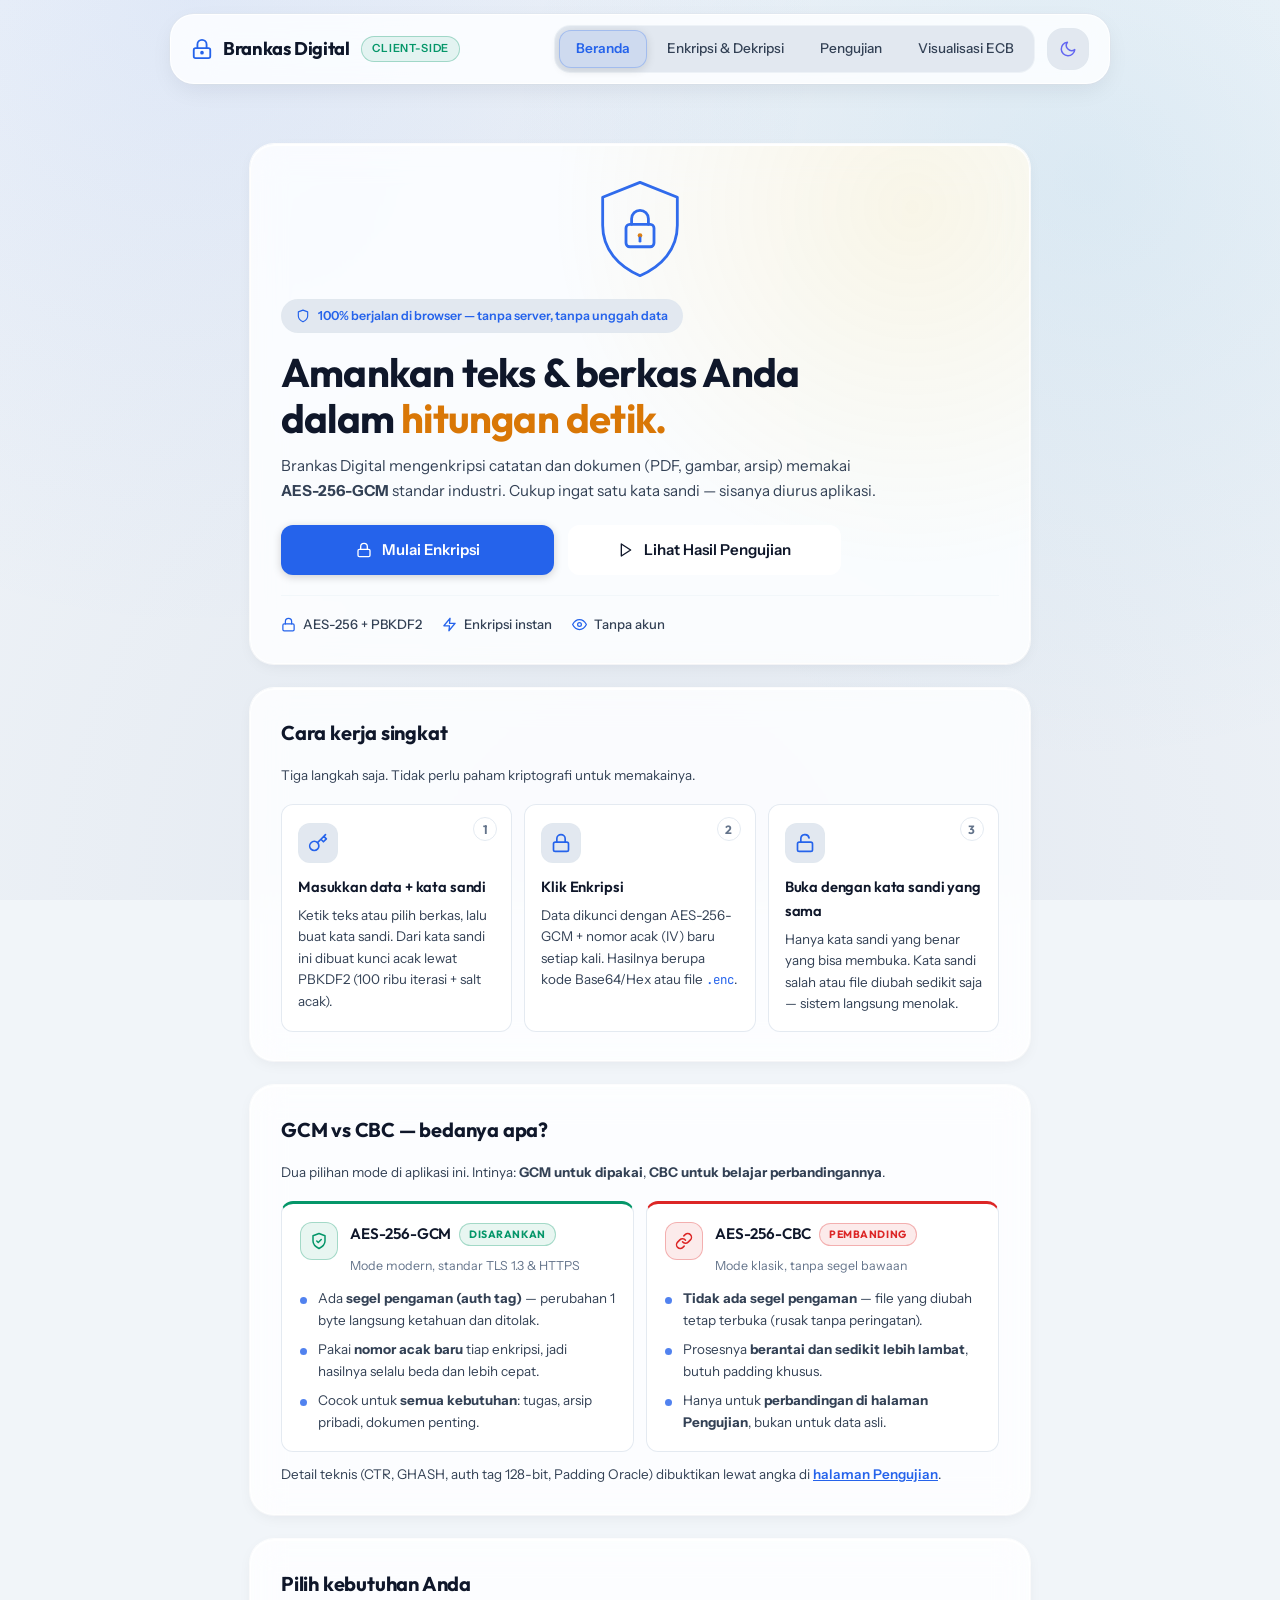
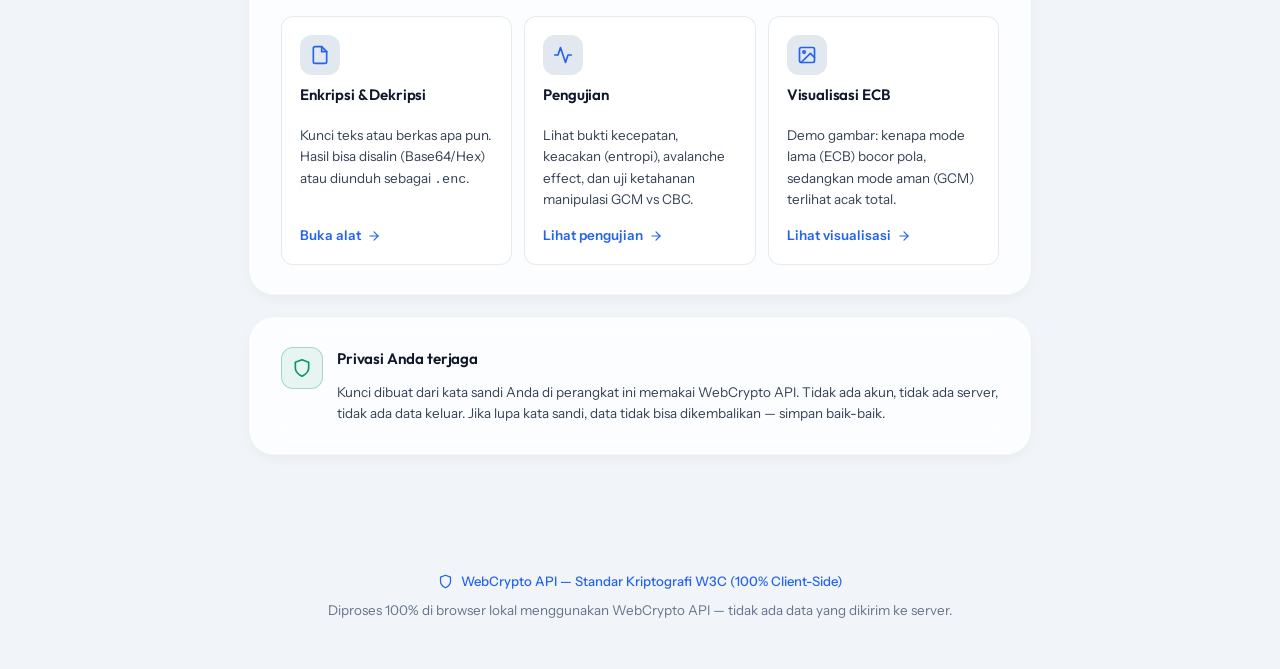
<file: index.html>
<!DOCTYPE html>
<html lang="id">
<head>
<meta charset="UTF-8">
<meta name="viewport" content="width=device-width, initial-scale=1, viewport-fit=cover">
<title>Beranda — Brankas Digital</title>
<meta name="description" content="Brankas Digital: enkripsi teks dan berkas AES-256 langsung di browser. Tanpa server, tanpa data keluar.">
<meta name="theme-color" content="#070a12">
<link rel="icon" href="data:image/svg+xml,%3Csvg xmlns='http://www.w3.org/2000/svg' viewBox='0 0 24 24' fill='none' stroke='%2338bdf8' stroke-width='2' stroke-linecap='round' stroke-linejoin='round'%3E%3Crect x='3' y='11' width='18' height='11' rx='2'/%3E%3Cpath d='M7 11V7a5 5 0 0 1 10 0v4'/%3E%3C/svg%3E">
<script>
  (function() {
    var saved = localStorage.getItem("brankas-theme");
    var theme = saved || (window.matchMedia("(prefers-color-scheme: light)").matches ? "light" : "dark");
    document.documentElement.setAttribute("data-theme", theme);
  })();
</script>
<link rel="stylesheet" href="css/tokens.css">
<link rel="stylesheet" href="css/base.css">
<link rel="stylesheet" href="css/components.css">
<link rel="stylesheet" href="css/pages/beranda.css">
<link rel="stylesheet" href="css/responsive.css">
</head>
<body>
<div class="app">

  <header class="topbar">
    <div class="brand-group">
      <a href="index.html" class="brand">
        <svg class="brand-icon" viewBox="0 0 24 24" width="22" height="22" fill="none" stroke="currentColor" stroke-width="2" stroke-linecap="round" stroke-linejoin="round">
          <rect x="3" y="11" width="18" height="11" rx="2" ry="2"></rect>
          <path d="M7 11V7a5 5 0 0 1 10 0v4"></path>
          <circle cx="12" cy="16" r="1"></circle>
        </svg>
        <span>Brankas Digital</span>
      </a>
      <span class="brand-badge">Client-Side</span>
    </div>
    <div class="topbar-actions">
      <nav class="topnav">
        <a href="index.html" class="active">Beranda</a>
        <a href="enkripsi.html">Enkripsi &amp; Dekripsi</a>
        <a href="testing.html">Pengujian</a>
        <a href="enrichment.html">Visualisasi ECB</a>
      </nav>
      <button class="theme-toggle" id="themeToggle" type="button" aria-label="Ganti Tema" title="Ganti Mode Tema">
        <svg class="icon-sun" viewBox="0 0 24 24" width="18" height="18" fill="none" stroke="currentColor" stroke-width="2" stroke-linecap="round" stroke-linejoin="round">
          <circle cx="12" cy="12" r="5"></circle>
          <line x1="12" y1="1" x2="12" y2="3"></line>
          <line x1="12" y1="21" x2="12" y2="23"></line>
          <line x1="4.22" y1="4.22" x2="5.64" y2="5.64"></line>
          <line x1="18.36" y1="18.36" x2="19.78" y2="19.78"></line>
          <line x1="1" y1="12" x2="3" y2="12"></line>
          <line x1="21" y1="12" x2="23" y2="12"></line>
          <line x1="4.22" y1="19.78" x2="5.64" y2="18.36"></line>
          <line x1="18.36" y1="5.64" x2="19.78" y2="4.22"></line>
        </svg>
        <svg class="icon-moon" viewBox="0 0 24 24" width="18" height="18" fill="none" stroke="currentColor" stroke-width="2" stroke-linecap="round" stroke-linejoin="round">
          <path d="M21 12.79A9 9 0 1 1 11.21 3 7 7 0 0 0 21 12.79z"></path>
        </svg>
      </button>
    </div>
  </header>

  <main class="wrap">

    <!-- HERO -->
    <section class="panel hero">
      <div class="hero-art" aria-hidden="true">
        <svg viewBox="0 0 120 120" width="112" height="112" fill="none" stroke="currentColor" stroke-width="3" stroke-linecap="round" stroke-linejoin="round">
          <path d="M60 10 100 26v30c0 26-17 44-40 54-23-10-40-28-40-54V26z"></path>
          <rect x="45" y="55" width="30" height="24" rx="4"></rect>
          <path d="M51 55v-6a9 9 0 0 1 18 0v6"></path>
          <circle cx="60" cy="67" r="2.5" fill="var(--warning)" stroke="none"></circle>
          <line x1="60" y1="69.5" x2="60" y2="73"></line>
        </svg>
      </div>
      <div class="hero-badge">
        <svg viewBox="0 0 24 24" width="14" height="14" fill="none" stroke="currentColor" stroke-width="2" stroke-linecap="round" stroke-linejoin="round"><path d="M12 22s8-4 8-10V5l-8-3-8 3v7c0 6 8 10 8 10z"></path></svg>
        <span>100% berjalan di browser — tanpa server, tanpa unggah data</span>
      </div>
      <h1 class="hero-title">Amankan teks &amp; berkas Anda dalam <span class="warm">hitungan detik.</span></h1>
      <p class="hero-sub">Brankas Digital mengenkripsi catatan dan dokumen (PDF, gambar, arsip) memakai <strong>AES-256-GCM</strong> standar industri. Cukup ingat satu kata sandi — sisanya diurus aplikasi.</p>
      <div class="btn-row hero-cta">
        <a class="btn-primary" href="enkripsi.html">
          <svg viewBox="0 0 24 24" width="16" height="16" fill="none" stroke="currentColor" stroke-width="2" stroke-linecap="round" stroke-linejoin="round"><rect x="3" y="11" width="18" height="11" rx="2" ry="2"></rect><path d="M7 11V7a5 5 0 0 1 10 0v4"></path></svg>
          Mulai Enkripsi
        </a>
        <a class="btn-secondary" href="testing.html">
          <svg viewBox="0 0 24 24" width="16" height="16" fill="none" stroke="currentColor" stroke-width="2" stroke-linecap="round" stroke-linejoin="round"><polygon points="5 3 19 12 5 21 5 3"></polygon></svg>
          Lihat Hasil Pengujian
        </a>
      </div>
      <div class="hero-meta">
        <div class="hero-meta-item">
          <svg viewBox="0 0 24 24" width="15" height="15" fill="none" stroke="currentColor" stroke-width="2" stroke-linecap="round" stroke-linejoin="round"><rect x="3" y="11" width="18" height="11" rx="2" ry="2"></rect><path d="M7 11V7a5 5 0 0 1 10 0v4"></path></svg>
          <span>AES-256 + PBKDF2</span>
        </div>
        <div class="hero-meta-item">
          <svg viewBox="0 0 24 24" width="15" height="15" fill="none" stroke="currentColor" stroke-width="2" stroke-linecap="round" stroke-linejoin="round"><path d="M13 2 3 14h9l-1 8 10-12h-9l1-8z"></path></svg>
          <span>Enkripsi instan</span>
        </div>
        <div class="hero-meta-item">
          <svg viewBox="0 0 24 24" width="15" height="15" fill="none" stroke="currentColor" stroke-width="2" stroke-linecap="round" stroke-linejoin="round"><path d="M1 12s4-8 11-8 11 8 11 8-4 8-11 8-11-8-11-8z"></path><circle cx="12" cy="12" r="3"></circle></svg>
          <span>Tanpa akun</span>
        </div>
      </div>
    </section>

    <!-- CARA KERJA -->
    <section class="panel" id="cara-kerja">
      <h2>Cara kerja singkat</h2>
      <p class="hint" style="margin-bottom:18px;">Tiga langkah saja. Tidak perlu paham kriptografi untuk memakainya.</p>
      <div class="steps">
        <div class="step">
          <span class="step-num">1</span>
          <span class="step-icon" aria-hidden="true">
            <svg viewBox="0 0 24 24" width="20" height="20" fill="none" stroke="currentColor" stroke-width="2" stroke-linecap="round" stroke-linejoin="round"><path d="M21 2l-2 2m-7.61 7.61a5.5 5.5 0 1 1-7.778 7.778 5.5 5.5 0 0 1 7.777-7.777zm0 0L15.5 7.5m0 0l3 3L22 7l-3-3m-3.5 3.5L19 4"></path></svg>
          </span>
          <h3>Masukkan data + kata sandi</h3>
          <p>Ketik teks atau pilih berkas, lalu buat kata sandi. Dari kata sandi ini dibuat kunci acak lewat PBKDF2 (100 ribu iterasi + salt acak).</p>
        </div>
        <div class="step">
          <span class="step-num">2</span>
          <span class="step-icon" aria-hidden="true">
            <svg viewBox="0 0 24 24" width="20" height="20" fill="none" stroke="currentColor" stroke-width="2" stroke-linecap="round" stroke-linejoin="round"><rect x="3" y="11" width="18" height="11" rx="2" ry="2"></rect><path d="M7 11V7a5 5 0 0 1 10 0v4"></path></svg>
          </span>
          <h3>Klik Enkripsi</h3>
          <p>Data dikunci dengan AES-256-GCM + nomor acak (IV) baru setiap kali. Hasilnya berupa kode Base64/Hex atau file <code>.enc</code>.</p>
        </div>
        <div class="step">
          <span class="step-num">3</span>
          <span class="step-icon" aria-hidden="true">
            <svg viewBox="0 0 24 24" width="20" height="20" fill="none" stroke="currentColor" stroke-width="2" stroke-linecap="round" stroke-linejoin="round"><rect x="3" y="11" width="18" height="11" rx="2" ry="2"></rect><path d="M7 11V7a5 5 0 0 1 9.9-1"></path></svg>
          </span>
          <h3>Buka dengan kata sandi yang sama</h3>
          <p>Hanya kata sandi yang benar yang bisa membuka. Kata sandi salah atau file diubah sedikit saja — sistem langsung menolak.</p>
        </div>
      </div>
    </section>

    <!-- GCM VS CBC -->
    <section class="panel" id="mode">
      <h2>GCM vs CBC — bedanya apa?</h2>
      <p class="hint" style="margin-bottom:18px;">Dua pilihan mode di aplikasi ini. Intinya: <strong>GCM untuk dipakai</strong>, <strong>CBC untuk belajar perbandingannya</strong>.</p>
      <div class="mode-grid">
        <article class="mode-card mode-card-gcm">
          <div class="mode-card-head">
            <span class="mode-icon mode-icon-ok" aria-hidden="true">
              <svg viewBox="0 0 24 24" width="18" height="18" fill="none" stroke="currentColor" stroke-width="2" stroke-linecap="round" stroke-linejoin="round"><path d="M12 22s8-4 8-10V5l-8-3-8 3v7c0 6 8 10 8 10z"></path><polyline points="9 12 11 14 15 10"></polyline></svg>
            </span>
            <div>
              <h3>AES-256-GCM <span class="mini-badge mini-badge-ok">Disarankan</span></h3>
              <p class="mode-tag">Mode modern, standar TLS 1.3 &amp; HTTPS</p>
            </div>
          </div>
          <ul class="mode-list">
            <li>Ada <strong>segel pengaman (auth tag)</strong> — perubahan 1 byte langsung ketahuan dan ditolak.</li>
            <li>Pakai <strong>nomor acak baru</strong> tiap enkripsi, jadi hasilnya selalu beda dan lebih cepat.</li>
            <li>Cocok untuk <strong>semua kebutuhan</strong>: tugas, arsip pribadi, dokumen penting.</li>
          </ul>
        </article>
        <article class="mode-card mode-card-cbc">
          <div class="mode-card-head">
            <span class="mode-icon mode-icon-warn" aria-hidden="true">
              <svg viewBox="0 0 24 24" width="18" height="18" fill="none" stroke="currentColor" stroke-width="2" stroke-linecap="round" stroke-linejoin="round"><path d="M10 13a5 5 0 0 0 7.54.54l3-3a5 5 0 0 0-7.07-7.07l-1.72 1.71"></path><path d="M14 11a5 5 0 0 0-7.54-.54l-3 3a5 5 0 0 0 7.07 7.07l1.71-1.71"></path></svg>
            </span>
            <div>
              <h3>AES-256-CBC <span class="mini-badge mini-badge-warn">Pembanding</span></h3>
              <p class="mode-tag">Mode klasik, tanpa segel bawaan</p>
            </div>
          </div>
          <ul class="mode-list">
            <li><strong>Tidak ada segel pengaman</strong> — file yang diubah tetap terbuka (rusak tanpa peringatan).</li>
            <li>Prosesnya <strong>berantai dan sedikit lebih lambat</strong>, butuh padding khusus.</li>
            <li>Hanya untuk <strong>perbandingan di halaman Pengujian</strong>, bukan untuk data asli.</li>
          </ul>
        </article>
      </div>
      <p class="hint">Detail teknis (CTR, GHASH, auth tag 128-bit, Padding Oracle) dibuktikan lewat angka di <a href="testing.html" style="color:var(--primary); font-weight:600;">halaman Pengujian</a>.</p>
    </section>

    <!-- NAVIGASI FITUR -->
    <section class="panel">
      <h2>Pilih kebutuhan Anda</h2>
      <div class="feature-grid">
        <a class="feature-card" href="enkripsi.html">
          <span class="feature-icon" aria-hidden="true">
            <svg viewBox="0 0 24 24" width="20" height="20" fill="none" stroke="currentColor" stroke-width="2" stroke-linecap="round" stroke-linejoin="round"><path d="M14 2H6a2 2 0 0 0-2 2v16a2 2 0 0 0 2 2h12a2 2 0 0 0 2-2V8z"></path><polyline points="14 2 14 8 20 8"></polyline></svg>
          </span>
          <h3>Enkripsi &amp; Dekripsi</h3>
          <p>Kunci teks atau berkas apa pun. Hasil bisa disalin (Base64/Hex) atau diunduh sebagai <code>.enc</code>.</p>
          <span class="feature-link">Buka alat
            <svg viewBox="0 0 24 24" width="14" height="14" fill="none" stroke="currentColor" stroke-width="2" stroke-linecap="round" stroke-linejoin="round"><line x1="5" y1="12" x2="19" y2="12"></line><polyline points="12 5 19 12 12 19"></polyline></svg>
          </span>
        </a>
        <a class="feature-card" href="testing.html">
          <span class="feature-icon" aria-hidden="true">
            <svg viewBox="0 0 24 24" width="20" height="20" fill="none" stroke="currentColor" stroke-width="2" stroke-linecap="round" stroke-linejoin="round"><polyline points="22 12 18 12 15 21 9 3 6 12 2 12"></polyline></svg>
          </span>
          <h3>Pengujian</h3>
          <p>Lihat bukti kecepatan, keacakan (entropi), avalanche effect, dan uji ketahanan manipulasi GCM vs CBC.</p>
          <span class="feature-link">Lihat pengujian
            <svg viewBox="0 0 24 24" width="14" height="14" fill="none" stroke="currentColor" stroke-width="2" stroke-linecap="round" stroke-linejoin="round"><line x1="5" y1="12" x2="19" y2="12"></line><polyline points="12 5 19 12 12 19"></polyline></svg>
          </span>
        </a>
        <a class="feature-card" href="enrichment.html">
          <span class="feature-icon" aria-hidden="true">
            <svg viewBox="0 0 24 24" width="20" height="20" fill="none" stroke="currentColor" stroke-width="2" stroke-linecap="round" stroke-linejoin="round"><rect x="3" y="3" width="18" height="18" rx="2" ry="2"></rect><circle cx="8.5" cy="8.5" r="1.5"></circle><polyline points="21 15 16 10 5 21"></polyline></svg>
          </span>
          <h3>Visualisasi ECB</h3>
          <p>Demo gambar: kenapa mode lama (ECB) bocor pola, sedangkan mode aman (GCM) terlihat acak total.</p>
          <span class="feature-link">Lihat visualisasi
            <svg viewBox="0 0 24 24" width="14" height="14" fill="none" stroke="currentColor" stroke-width="2" stroke-linecap="round" stroke-linejoin="round"><line x1="5" y1="12" x2="19" y2="12"></line><polyline points="12 5 19 12 12 19"></polyline></svg>
          </span>
        </a>
      </div>
    </section>

    <!-- KEAMANAN -->
    <section class="panel secure-note">
      <span class="secure-icon" aria-hidden="true">
        <svg viewBox="0 0 24 24" width="20" height="20" fill="none" stroke="currentColor" stroke-width="2" stroke-linecap="round" stroke-linejoin="round"><path d="M12 22s8-4 8-10V5l-8-3-8 3v7c0 6 8 10 8 10z"></path></svg>
      </span>
      <div>
        <h3>Privasi Anda terjaga</h3>
        <p class="hint" style="margin-top:4px;">Kunci dibuat dari kata sandi Anda di perangkat ini memakai WebCrypto API. Tidak ada akun, tidak ada server, tidak ada data keluar. Jika lupa kata sandi, data tidak bisa dikembalikan — simpan baik-baik.</p>
      </div>
    </section>

  </main>

  <footer class="footer">
    Diproses 100% di browser lokal menggunakan WebCrypto API — tidak ada data yang dikirim ke server.
  </footer>

</div>

<script src="js/ui.js"></script>
</body>
</html>
</file>
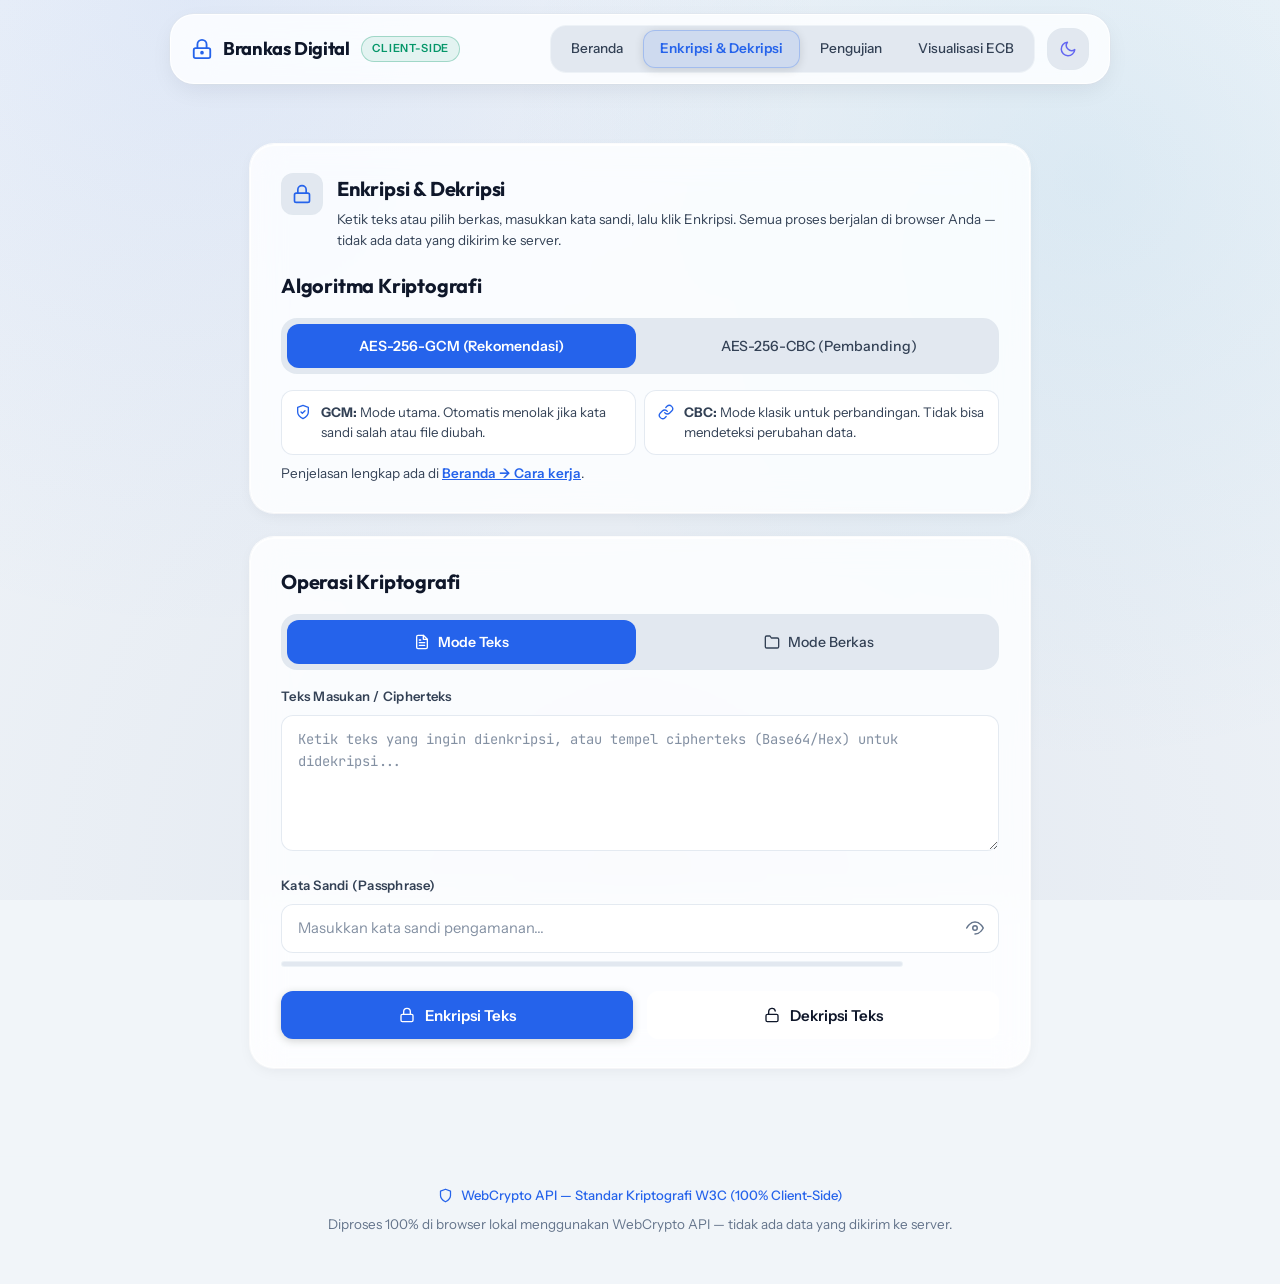
<file: enkripsi.html>
<!DOCTYPE html>
<html lang="id">
<head>
<meta charset="UTF-8">
<meta name="viewport" content="width=device-width, initial-scale=1, viewport-fit=cover">
<title>Enkripsi &amp; Dekripsi — Brankas Digital</title>
<meta name="theme-color" content="#070a12">
<link rel="icon" href="data:image/svg+xml,%3Csvg xmlns='http://www.w3.org/2000/svg' viewBox='0 0 24 24' fill='none' stroke='%2338bdf8' stroke-width='2' stroke-linecap='round' stroke-linejoin='round'%3E%3Crect x='3' y='11' width='18' height='11' rx='2'/%3E%3Cpath d='M7 11V7a5 5 0 0 1 10 0v4'/%3E%3C/svg%3E">
<script>
  (function() {
    var saved = localStorage.getItem("brankas-theme");
    var theme = saved || (window.matchMedia("(prefers-color-scheme: light)").matches ? "light" : "dark");
    document.documentElement.setAttribute("data-theme", theme);
  })();
</script>
<link rel="stylesheet" href="css/tokens.css">
<link rel="stylesheet" href="css/base.css">
<link rel="stylesheet" href="css/components.css">
<link rel="stylesheet" href="css/responsive.css">
</head>
<body>
<div class="app">

  <header class="topbar">
    <div class="brand-group">
      <a href="index.html" class="brand">
        <svg class="brand-icon" viewBox="0 0 24 24" width="22" height="22" fill="none" stroke="currentColor" stroke-width="2" stroke-linecap="round" stroke-linejoin="round">
          <rect x="3" y="11" width="18" height="11" rx="2" ry="2"></rect>
          <path d="M7 11V7a5 5 0 0 1 10 0v4"></path>
          <circle cx="12" cy="16" r="1"></circle>
        </svg>
        <span>Brankas Digital</span>
      </a>
      <span class="brand-badge">Client-Side</span>
    </div>
    <div class="topbar-actions">
      <nav class="topnav">
        <a href="index.html">Beranda</a>
        <a href="enkripsi.html" class="active">Enkripsi &amp; Dekripsi</a>
        <a href="testing.html">Pengujian</a>
        <a href="enrichment.html">Visualisasi ECB</a>
      </nav>
      <button class="theme-toggle" id="themeToggle" type="button" aria-label="Ganti Tema" title="Ganti Mode Tema">
        <svg class="icon-sun" viewBox="0 0 24 24" width="18" height="18" fill="none" stroke="currentColor" stroke-width="2" stroke-linecap="round" stroke-linejoin="round">
          <circle cx="12" cy="12" r="5"></circle>
          <line x1="12" y1="1" x2="12" y2="3"></line>
          <line x1="12" y1="21" x2="12" y2="23"></line>
          <line x1="4.22" y1="4.22" x2="5.64" y2="5.64"></line>
          <line x1="18.36" y1="18.36" x2="19.78" y2="19.78"></line>
          <line x1="1" y1="12" x2="3" y2="12"></line>
          <line x1="21" y1="12" x2="23" y2="12"></line>
          <line x1="4.22" y1="19.78" x2="5.64" y2="18.36"></line>
          <line x1="18.36" y1="5.64" x2="19.78" y2="4.22"></line>
        </svg>
        <svg class="icon-moon" viewBox="0 0 24 24" width="18" height="18" fill="none" stroke="currentColor" stroke-width="2" stroke-linecap="round" stroke-linejoin="round">
          <path d="M21 12.79A9 9 0 1 1 11.21 3 7 7 0 0 0 21 12.79z"></path>
        </svg>
      </button>
    </div>
  </header>

  <main class="wrap">

    <!-- Pemilihan algoritma -->
    <section class="panel">
      <div class="mode-intro">
        <span class="mode-intro-icon" aria-hidden="true">
          <svg viewBox="0 0 24 24" width="20" height="20" fill="none" stroke="currentColor" stroke-width="2" stroke-linecap="round" stroke-linejoin="round"><rect x="3" y="11" width="18" height="11" rx="2" ry="2"></rect><path d="M7 11V7a5 5 0 0 1 10 0v4"></path></svg>
        </span>
        <div>
          <h2 style="margin-bottom:4px;">Enkripsi &amp; Dekripsi</h2>
          <p class="hint" style="margin-top:0;">Ketik teks atau pilih berkas, masukkan kata sandi, lalu klik Enkripsi. Semua proses berjalan di browser Anda — tidak ada data yang dikirim ke server.</p>
        </div>
      </div>
      <h2 style="margin-top:18px;">Algoritma Kriptografi</h2>
      <div class="algo-toggle" id="algoToggle">
        <span class="seg-thumb" aria-hidden="true"></span>
        <button class="algo-btn active" data-algo="AES-GCM" type="button">AES-256-GCM (Rekomendasi)</button>
        <button class="algo-btn" data-algo="AES-CBC" type="button">AES-256-CBC (Pembanding)</button>
      </div>
      <div class="algo-hint-grid">
        <div class="algo-hint-item">
          <svg viewBox="0 0 24 24" width="16" height="16" fill="none" stroke="currentColor" stroke-width="2" stroke-linecap="round" stroke-linejoin="round"><path d="M12 22s8-4 8-10V5l-8-3-8 3v7c0 6 8 10 8 10z"></path><polyline points="9 12 11 14 15 10"></polyline></svg>
          <p><strong>GCM:</strong> Mode utama. Otomatis menolak jika kata sandi salah atau file diubah.</p>
        </div>
        <div class="algo-hint-item">
          <svg viewBox="0 0 24 24" width="16" height="16" fill="none" stroke="currentColor" stroke-width="2" stroke-linecap="round" stroke-linejoin="round"><path d="M10 13a5 5 0 0 0 7.54.54l3-3a5 5 0 0 0-7.07-7.07l-1.72 1.71"></path><path d="M14 11a5 5 0 0 0-7.54-.54l-3 3a5 5 0 0 0 7.07 7.07l1.71-1.71"></path></svg>
          <p><strong>CBC:</strong> Mode klasik untuk perbandingan. Tidak bisa mendeteksi perubahan data.</p>
        </div>
      </div>
      <p class="hint">Penjelasan lengkap ada di <a href="index.html#cara-kerja" style="color:var(--primary); font-weight:600;">Beranda → Cara kerja</a>.</p>
    </section>

    <!-- Mode: teks atau berkas -->
    <section class="panel">
      <h2>Operasi Kriptografi</h2>
      <div class="mode-toggle" id="modeToggle">
        <span class="seg-thumb" aria-hidden="true"></span>
        <button class="mode-btn active" data-mode="text" type="button">
          <svg viewBox="0 0 24 24" width="16" height="16" fill="none" stroke="currentColor" stroke-width="2" stroke-linecap="round" stroke-linejoin="round">
            <path d="M14 2H6a2 2 0 0 0-2 2v16a2 2 0 0 0 2 2h12a2 2 0 0 0 2-2V8z"></path>
            <polyline points="14 2 14 8 20 8"></polyline>
            <line x1="16" y1="13" x2="8" y2="13"></line>
            <line x1="16" y1="17" x2="8" y2="17"></line>
            <polyline points="10 9 9 9 8 9"></polyline>
          </svg>
          Mode Teks
        </button>
        <button class="mode-btn" data-mode="file" type="button">
          <svg viewBox="0 0 24 24" width="16" height="16" fill="none" stroke="currentColor" stroke-width="2" stroke-linecap="round" stroke-linejoin="round">
            <path d="M22 19a2 2 0 0 1-2 2H4a2 2 0 0 1-2-2V5a2 2 0 0 1 2-2h5l2 3h9a2 2 0 0 1 2 2z"></path>
          </svg>
          Mode Berkas
        </button>
      </div>

      <!-- ==== MODE TEKS ==== -->
      <div id="modeTextPanel" class="mode-panel">
        <label class="field-label" for="textInput">Teks Masukan / Cipherteks</label>
        <textarea id="textInput" rows="5" placeholder="Ketik teks yang ingin dienkripsi, atau tempel cipherteks (Base64/Hex) untuk didekripsi..."></textarea>

        <label class="field-label" for="textPassword">Kata Sandi (Passphrase)</label>
        <div class="pw-field">
          <input type="password" id="textPassword" placeholder="Masukkan kata sandi pengamanan..." autocomplete="new-password">
          <button class="pw-toggle" type="button" data-target="textPassword" aria-label="Tampilkan kata sandi"></button>
        </div>
        <div class="pw-meter" data-for="textPassword" aria-live="polite">
          <div class="pw-meter-bar"><span></span></div>
          <span class="pw-meter-label"></span>
        </div>

        <div class="btn-row">
          <button class="btn-primary" id="btnEncryptText" type="button">
            <svg viewBox="0 0 24 24" width="16" height="16" fill="none" stroke="currentColor" stroke-width="2" stroke-linecap="round" stroke-linejoin="round">
              <rect x="3" y="11" width="18" height="11" rx="2" ry="2"></rect>
              <path d="M7 11V7a5 5 0 0 1 10 0v4"></path>
            </svg>
            Enkripsi Teks
          </button>
          <button class="btn-secondary" id="btnDecryptText" type="button">
            <svg viewBox="0 0 24 24" width="16" height="16" fill="none" stroke="currentColor" stroke-width="2" stroke-linecap="round" stroke-linejoin="round">
              <rect x="3" y="11" width="18" height="11" rx="2" ry="2"></rect>
              <path d="M7 11V7a5 5 0 0 1 9.9-1"></path>
            </svg>
            Dekripsi Teks
          </button>
        </div>

        <div id="textResultBox" class="result-box" style="display:none">
          <div class="result-header">
            <div style="display: flex; align-items: center; gap: 8px;">
              <span id="textResultBadge" class="badge"></span>
              <div class="format-toggle" id="formatToggle" style="display:none">
                <button class="btn-fmt active" id="btnFmtBase64" type="button">Base64</button>
                <button class="btn-fmt" id="btnFmtHex" type="button">Hex</button>
              </div>
            </div>
            <button id="btnCopyText" class="btn-copy" type="button">
              <svg viewBox="0 0 24 24" width="14" height="14" fill="none" stroke="currentColor" stroke-width="2" stroke-linecap="round" stroke-linejoin="round">
                <rect x="9" y="9" width="13" height="13" rx="2" ry="2"></rect>
                <path d="M5 15H4a2 2 0 0 1-2-2V4a2 2 0 0 1 2-2h9a2 2 0 0 1 2 2v1"></path>
              </svg>
              Salin
            </button>
          </div>
          <textarea id="textResult" rows="5" readonly spellcheck="false"></textarea>
          <div id="textPackageInfo" class="package-info" aria-live="polite"></div>
        </div>

        <div id="textError" class="error-box" style="display:none"></div>
      </div>

      <!-- ==== MODE BERKAS ==== -->
      <div id="modeFilePanel" class="mode-panel" style="display:none">
        <label class="field-label">Berkas Target</label>
        <div class="dropzone" id="dropzone">
          <input type="file" id="fileInput" hidden>
          <div style="margin-bottom: 8px;">
            <svg viewBox="0 0 24 24" width="38" height="38" fill="none" stroke="currentColor" stroke-width="1.6" stroke-linecap="round" stroke-linejoin="round" style="color: var(--primary); opacity: 0.9;">
              <path d="M21 15v4a2 2 0 0 1-2 2H5a2 2 0 0 1-2-2v-4"></path>
              <polyline points="17 8 12 3 7 8"></polyline>
              <line x1="12" y1="3" x2="12" y2="15"></line>
            </svg>
          </div>
          <p id="dropzoneText"><strong>Pilih atau seret berkas ke sini</strong><br><span style="font-size: 0.8rem; color: var(--text-muted);">Mendukung semua format (Dokumen, Gambar, PDF, Arsip, dll.)</span></p>
        </div>

        <label class="field-label" for="filePassword">Kata Sandi (Passphrase)</label>
        <div class="pw-field">
          <input type="password" id="filePassword" placeholder="Masukkan kata sandi pengamanan berkas..." autocomplete="new-password">
          <button class="pw-toggle" type="button" data-target="filePassword" aria-label="Tampilkan kata sandi"></button>
        </div>
        <div class="pw-meter" data-for="filePassword" aria-live="polite">
          <div class="pw-meter-bar"><span></span></div>
          <span class="pw-meter-label"></span>
        </div>

        <div class="btn-row">
          <button class="btn-primary" id="btnEncryptFile" type="button">
            <svg viewBox="0 0 24 24" width="16" height="16" fill="none" stroke="currentColor" stroke-width="2" stroke-linecap="round" stroke-linejoin="round">
              <path d="M21 15v4a2 2 0 0 1-2 2H5a2 2 0 0 1-2-2v-4"></path>
              <polyline points="7 10 12 15 17 10"></polyline>
              <line x1="12" y1="15" x2="12" y2="3"></line>
            </svg>
            Enkripsi &amp; Unduh (.enc)
          </button>
          <button class="btn-secondary" id="btnDecryptFile" type="button">
            <svg viewBox="0 0 24 24" width="16" height="16" fill="none" stroke="currentColor" stroke-width="2" stroke-linecap="round" stroke-linejoin="round">
              <path d="M21 15v4a2 2 0 0 1-2 2H5a2 2 0 0 1-2-2v-4"></path>
              <polyline points="7 10 12 15 17 10"></polyline>
              <line x1="12" y1="15" x2="12" y2="3"></line>
            </svg>
            Dekripsi &amp; Unduh Asli
          </button>
        </div>

        <div id="fileProgress" class="progress-box" style="display:none">Sedang memproses berkas secara lokal...</div>
        <div id="fileSuccess" class="success-box" style="display:none"></div>
        <div id="fileError" class="error-box" style="display:none"></div>

        <p class="hint">
          Hasil enkripsi <strong>.enc</strong> berupa <strong>data biner</strong> — jangan membukanya dengan
          Notepad/teks editor karena berukuran besar akan membuat editor hang. Untuk memverifikasi,
          gunakan tombol <strong>Dekripsi &amp; Unduh Asli</strong> di atas.<br>
          Untuk melindungi <strong>banyak berkas sekaligus</strong>, ubah terlebih dahulu file menjadi <strong>.zip</strong>, lalu enkripsi berkas zip-nya di sini.<br>
          Batas ukuran berkas yang diproses: <strong>maks. 50 MB</strong>.
        </p>
      </div>
    </section>

  </main>

  <footer class="footer">
    Diproses 100% di browser lokal menggunakan WebCrypto API — tidak ada data yang dikirim ke server.
  </footer>

</div>

<script src="js/crypto.js"></script>
<script src="js/main.js"></script>
<script src="https://cdn.jsdelivr.net/npm/gsap@3.12.5/dist/gsap.min.js"></script>
<script src="js/ui.js"></script>
</body>
</html>
</file>
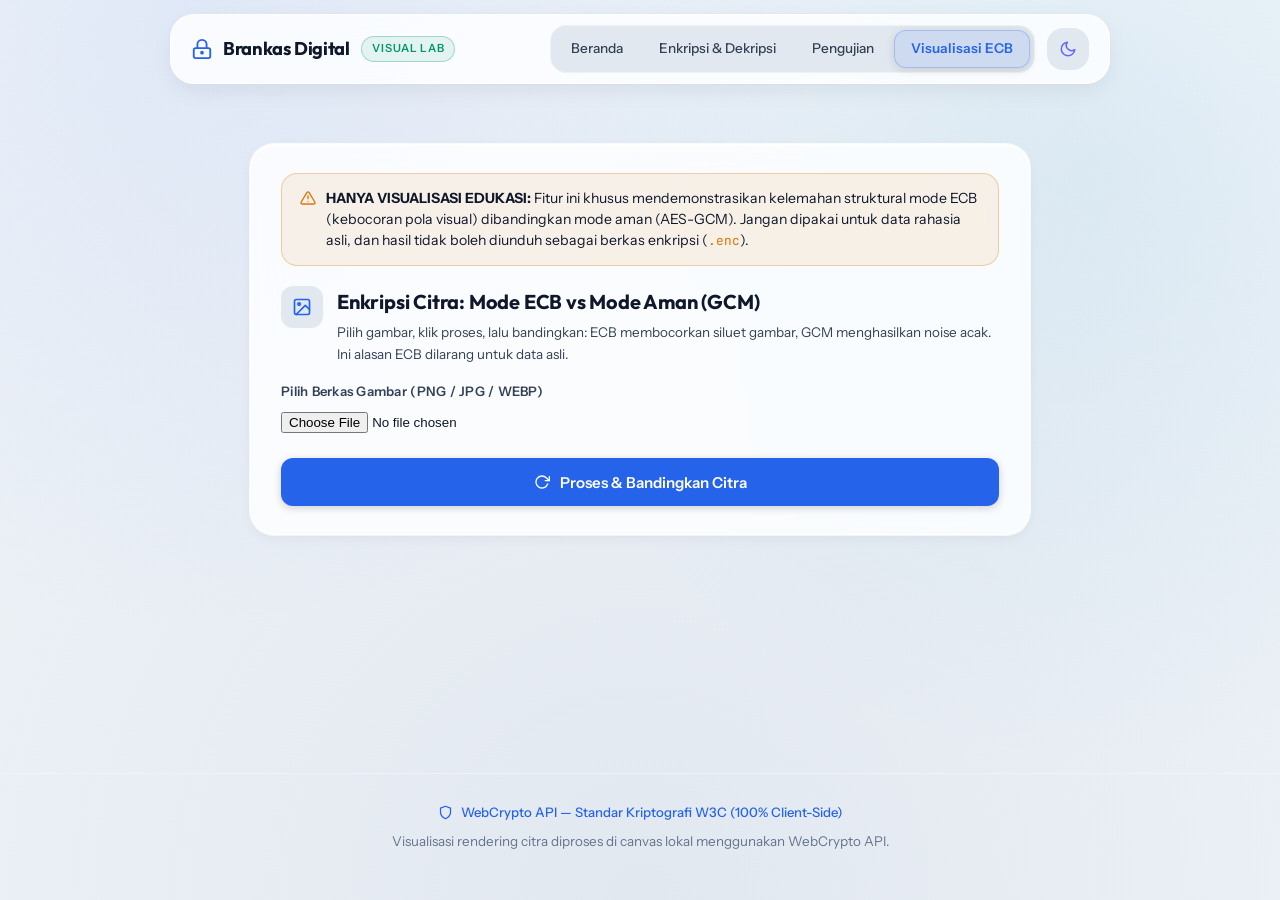
<file: enrichment.html>
<!DOCTYPE html>
<html lang="id">
<head>
<meta charset="UTF-8">
<meta name="viewport" content="width=device-width, initial-scale=1, viewport-fit=cover">
<title>Visualisasi ECB vs Mode Aman — Brankas Digital</title>
<meta name="theme-color" content="#070a12">
<link rel="icon" href="data:image/svg+xml,%3Csvg xmlns='http://www.w3.org/2000/svg' viewBox='0 0 24 24' fill='none' stroke='%2338bdf8' stroke-width='2' stroke-linecap='round' stroke-linejoin='round'%3E%3Crect x='3' y='11' width='18' height='11' rx='2'/%3E%3Cpath d='M7 11V7a5 5 0 0 1 10 0v4'/%3E%3C/svg%3E">
<script>
  (function() {
    var saved = localStorage.getItem("brankas-theme");
    var theme = saved || (window.matchMedia("(prefers-color-scheme: light)").matches ? "light" : "dark");
    document.documentElement.setAttribute("data-theme", theme);
  })();
</script>
<link rel="stylesheet" href="css/tokens.css">
<link rel="stylesheet" href="css/base.css">
<link rel="stylesheet" href="css/components.css">
<link rel="stylesheet" href="css/pages/enrichment.css">
<link rel="stylesheet" href="css/responsive.css">
</head>
<body>
<div class="app">

  <header class="topbar">
    <div class="brand-group">
      <a href="index.html" class="brand">
        <svg class="brand-icon" viewBox="0 0 24 24" width="22" height="22" fill="none" stroke="currentColor" stroke-width="2" stroke-linecap="round" stroke-linejoin="round">
          <rect x="3" y="11" width="18" height="11" rx="2" ry="2"></rect>
          <path d="M7 11V7a5 5 0 0 1 10 0v4"></path>
          <circle cx="12" cy="16" r="1"></circle>
        </svg>
        <span>Brankas Digital</span>
      </a>
      <span class="brand-badge">Visual Lab</span>
    </div>
    <div class="topbar-actions">
      <nav class="topnav">
        <a href="index.html">Beranda</a>
        <a href="enkripsi.html">Enkripsi &amp; Dekripsi</a>
        <a href="testing.html">Pengujian</a>
        <a href="enrichment.html" class="active">Visualisasi ECB</a>
      </nav>
      <button class="theme-toggle" id="themeToggle" type="button" aria-label="Ganti Tema" title="Ganti Mode Tema">
        <svg class="icon-sun" viewBox="0 0 24 24" width="18" height="18" fill="none" stroke="currentColor" stroke-width="2" stroke-linecap="round" stroke-linejoin="round">
          <circle cx="12" cy="12" r="5"></circle>
          <line x1="12" y1="1" x2="12" y2="3"></line>
          <line x1="12" y1="21" x2="12" y2="23"></line>
          <line x1="4.22" y1="4.22" x2="5.64" y2="5.64"></line>
          <line x1="18.36" y1="18.36" x2="19.78" y2="19.78"></line>
          <line x1="1" y1="12" x2="3" y2="12"></line>
          <line x1="21" y1="12" x2="23" y2="12"></line>
          <line x1="4.22" y1="19.78" x2="5.64" y2="18.36"></line>
          <line x1="18.36" y1="5.64" x2="19.78" y2="4.22"></line>
        </svg>
        <svg class="icon-moon" viewBox="0 0 24 24" width="18" height="18" fill="none" stroke="currentColor" stroke-width="2" stroke-linecap="round" stroke-linejoin="round">
          <path d="M21 12.79A9 9 0 1 1 11.21 3 7 7 0 0 0 21 12.79z"></path>
        </svg>
      </button>
    </div>
  </header>

  <main class="wrap">
    <section class="panel">
      <div class="banner-warning">
        <svg viewBox="0 0 24 24" width="16" height="16" fill="none" stroke="currentColor" stroke-width="2" stroke-linecap="round" stroke-linejoin="round" style="flex-shrink:0; margin-top:2px;"><path d="M10.29 3.86 1.82 18a2 2 0 0 0 1.71 3h16.94a2 2 0 0 0 1.71-3L13.71 3.86a2 2 0 0 0-3.42 0z"></path><line x1="12" y1="9" x2="12" y2="13"></line><line x1="12" y1="17" x2="12.01" y2="17"></line></svg>
        <div><strong>HANYA VISUALISASI EDUKASI:</strong> Fitur ini khusus mendemonstrasikan kelemahan struktural mode ECB (kebocoran pola visual) dibandingkan mode aman (AES-GCM). Jangan dipakai untuk data rahasia asli, dan hasil tidak boleh diunduh sebagai berkas enkripsi (<code>.enc</code>).</div>
      </div>

      <div class="mode-intro" style="margin-top:18px;">
        <span class="mode-intro-icon" aria-hidden="true">
          <svg viewBox="0 0 24 24" width="20" height="20" fill="none" stroke="currentColor" stroke-width="2" stroke-linecap="round" stroke-linejoin="round"><rect x="3" y="3" width="18" height="18" rx="2" ry="2"></rect><circle cx="8.5" cy="8.5" r="1.5"></circle><polyline points="21 15 16 10 5 21"></polyline></svg>
        </span>
        <div>
          <h2 style="margin-bottom:4px;">Enkripsi Citra: Mode ECB vs Mode Aman (GCM)</h2>
          <p class="hint" style="margin-top:0;">Pilih gambar, klik proses, lalu bandingkan: ECB membocorkan siluet gambar, GCM menghasilkan noise acak. Ini alasan ECB dilarang untuk data asli.</p>
        </div>
      </div>

      <label class="field-label" for="imageInput">Pilih Berkas Gambar (PNG / JPG / WEBP)</label>
      <input type="file" id="imageInput" accept="image/*">

      <div class="btn-row">
        <button class="btn-primary" id="btnProcess" type="button">
          <svg viewBox="0 0 24 24" width="16" height="16" fill="none" stroke="currentColor" stroke-width="2" stroke-linecap="round" stroke-linejoin="round">
            <polyline points="23 4 23 10 17 10"></polyline>
            <path d="M20.49 15a9 9 0 1 1-2.12-9.36L23 10"></path>
          </svg>
          Proses &amp; Bandingkan Citra
        </button>
      </div>
      <div id="processStatus" class="progress-box" style="display:none; margin-top: 16px;"></div>

      <div class="canvas-grid" id="resultGrid" style="display:none">
        <div class="canvas-box">
          <canvas id="canvasOriginal"></canvas>
          <p><strong>1. Gambar Asli</strong><br><span style="font-size:0.78rem; color:var(--text-muted);">Citra masukan sebelum enkripsi</span></p>
        </div>
        <div class="canvas-box">
          <canvas id="canvasECB"></canvas>
          <p><strong style="color:var(--danger);">2. Mode ECB (Tidak Aman)</strong><br><span style="font-size:0.78rem; color:var(--text-muted);">Pola visual &amp; siluet masih bocor</span></p>
        </div>
        <div class="canvas-box">
          <canvas id="canvasSecure"></canvas>
          <p><strong style="color:var(--success);">3. Mode GCM (Aman)</strong><br><span style="font-size:0.78rem; color:var(--text-muted);">Sepenuhnya acak (entropi tinggi)</span></p>
        </div>
      </div>
    </section>
  </main>

  <footer class="footer">
    Visualisasi rendering citra diproses di canvas lokal menggunakan WebCrypto API.
  </footer>
</div>

<script src="js/crypto.js"></script>
<script src="js/enrichment.js"></script>
<script src="js/enrichment-app.js"></script>
<script src="js/ui.js"></script>
</body>
</html>
</file>
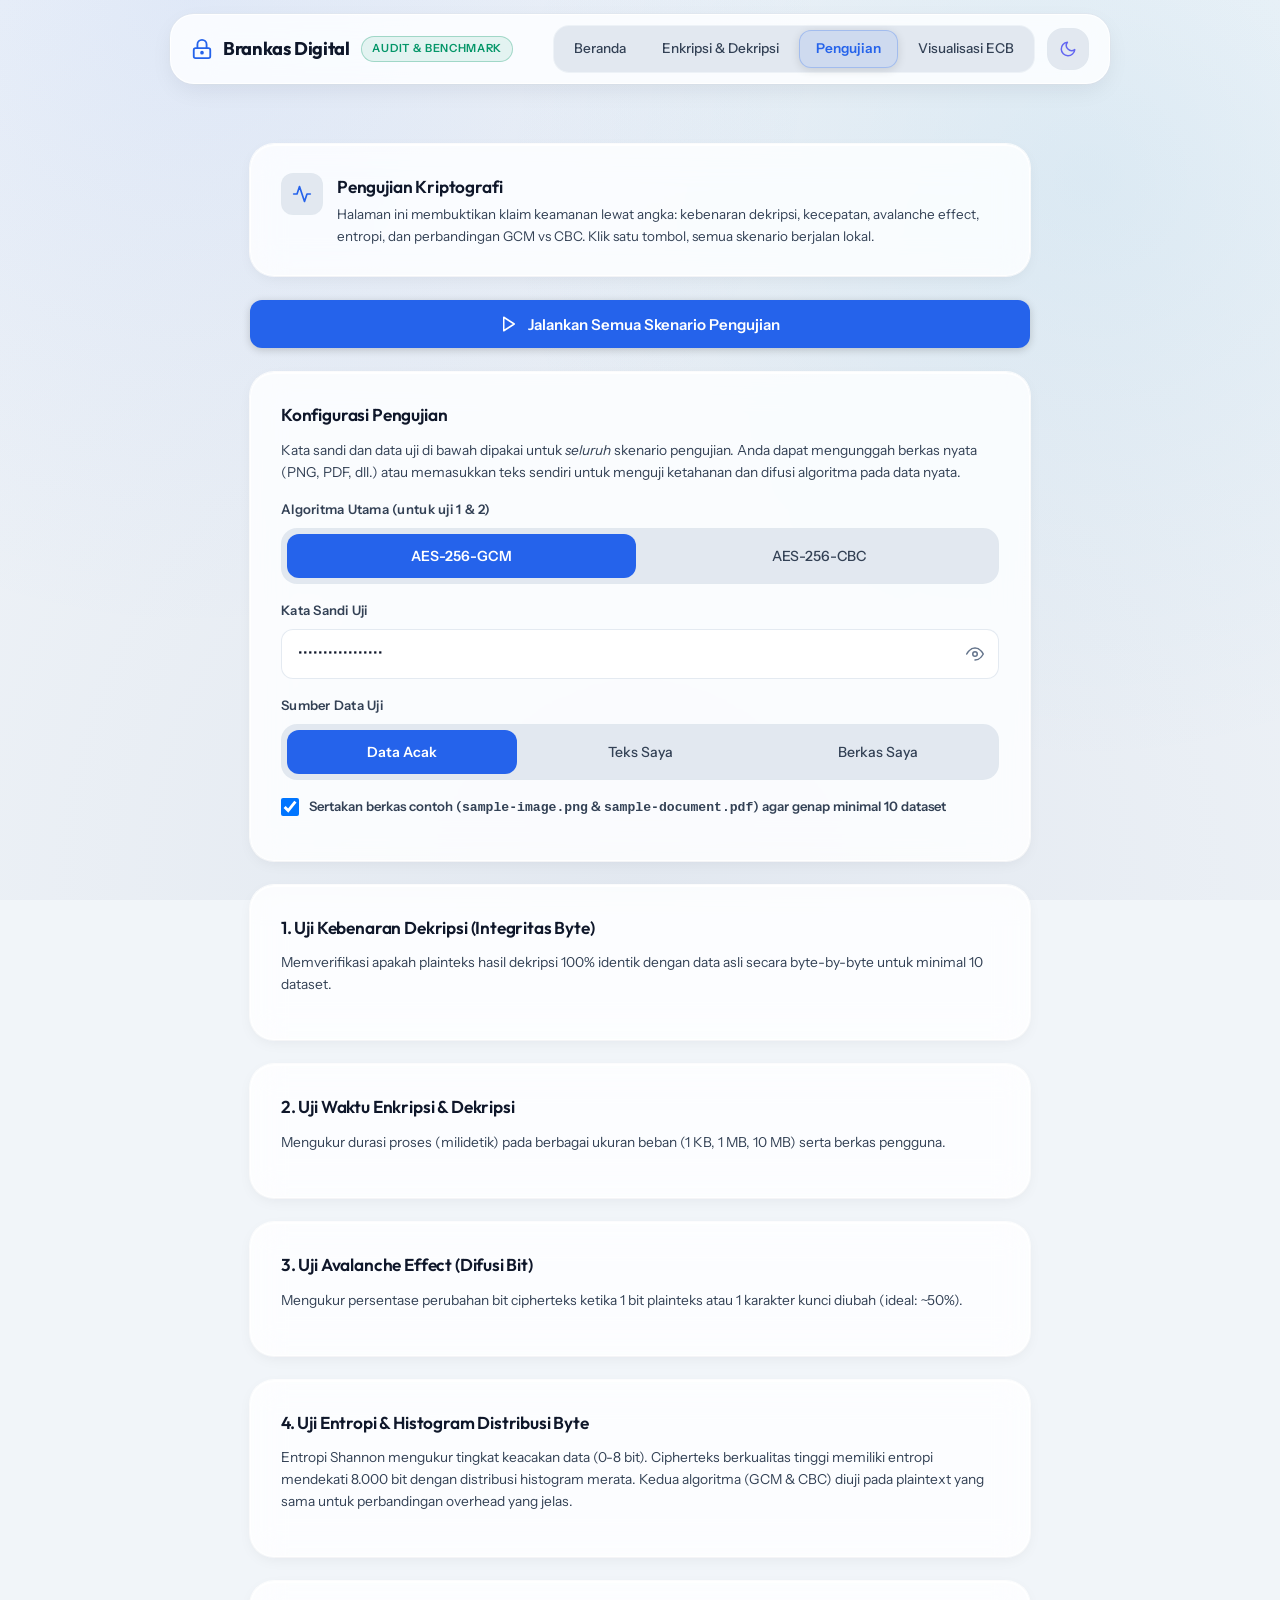
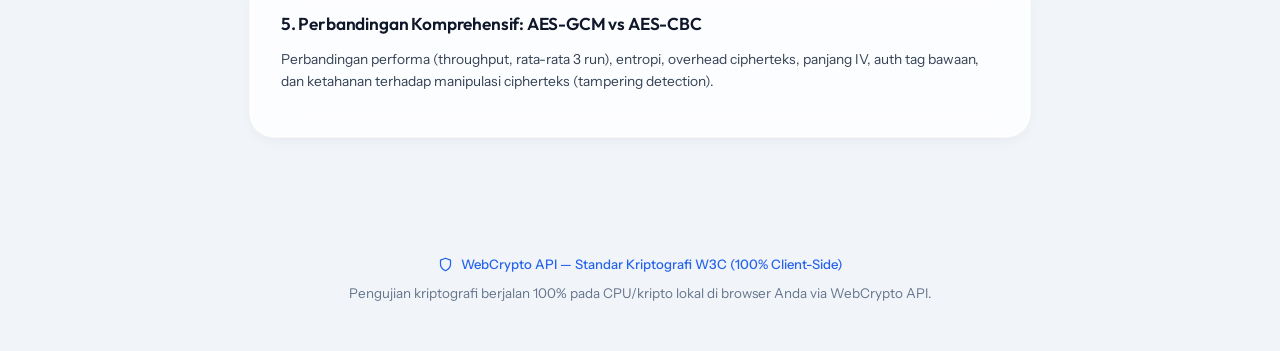
<file: testing.html>
<!DOCTYPE html>
<html lang="id">
<head>
<meta charset="UTF-8">
<meta name="viewport" content="width=device-width, initial-scale=1, viewport-fit=cover">
<title>Pengujian Kriptografi — Brankas Digital</title>
<meta name="theme-color" content="#070a12">
<link rel="icon" href="data:image/svg+xml,%3Csvg xmlns='http://www.w3.org/2000/svg' viewBox='0 0 24 24' fill='none' stroke='%2338bdf8' stroke-width='2' stroke-linecap='round' stroke-linejoin='round'%3E%3Crect x='3' y='11' width='18' height='11' rx='2'/%3E%3Cpath d='M7 11V7a5 5 0 0 1 10 0v4'/%3E%3C/svg%3E">
<script>
  (function() {
    var saved = localStorage.getItem("brankas-theme");
    var theme = saved || (window.matchMedia("(prefers-color-scheme: light)").matches ? "light" : "dark");
    document.documentElement.setAttribute("data-theme", theme);
  })();
</script>
<link rel="stylesheet" href="css/tokens.css">
<link rel="stylesheet" href="css/base.css">
<link rel="stylesheet" href="css/components.css">
<link rel="stylesheet" href="css/pages/testing.css">
<link rel="stylesheet" href="css/responsive.css">
</head>
<body>
<div class="app">

  <header class="topbar">
    <div class="brand-group">
      <a href="index.html" class="brand">
        <svg class="brand-icon" viewBox="0 0 24 24" width="22" height="22" fill="none" stroke="currentColor" stroke-width="2" stroke-linecap="round" stroke-linejoin="round">
          <rect x="3" y="11" width="18" height="11" rx="2" ry="2"></rect>
          <path d="M7 11V7a5 5 0 0 1 10 0v4"></path>
          <circle cx="12" cy="16" r="1"></circle>
        </svg>
        <span>Brankas Digital</span>
      </a>
      <span class="brand-badge">Audit &amp; Benchmark</span>
    </div>
    <div class="topbar-actions">
      <nav class="topnav">
        <a href="index.html">Beranda</a>
        <a href="enkripsi.html">Enkripsi &amp; Dekripsi</a>
        <a href="testing.html" class="active">Pengujian</a>
        <a href="enrichment.html">Visualisasi ECB</a>
      </nav>
      <button class="theme-toggle" id="themeToggle" type="button" aria-label="Ganti Tema" title="Ganti Mode Tema">
        <svg class="icon-sun" viewBox="0 0 24 24" width="18" height="18" fill="none" stroke="currentColor" stroke-width="2" stroke-linecap="round" stroke-linejoin="round">
          <circle cx="12" cy="12" r="5"></circle>
          <line x1="12" y1="1" x2="12" y2="3"></line>
          <line x1="12" y1="21" x2="12" y2="23"></line>
          <line x1="4.22" y1="4.22" x2="5.64" y2="5.64"></line>
          <line x1="18.36" y1="18.36" x2="19.78" y2="19.78"></line>
          <line x1="1" y1="12" x2="3" y2="12"></line>
          <line x1="21" y1="12" x2="23" y2="12"></line>
          <line x1="4.22" y1="19.78" x2="5.64" y2="18.36"></line>
          <line x1="18.36" y1="5.64" x2="19.78" y2="4.22"></line>
        </svg>
        <svg class="icon-moon" viewBox="0 0 24 24" width="18" height="18" fill="none" stroke="currentColor" stroke-width="2" stroke-linecap="round" stroke-linejoin="round">
          <path d="M21 12.79A9 9 0 1 1 11.21 3 7 7 0 0 0 21 12.79z"></path>
        </svg>
      </button>
    </div>
  </header>

  <main class="wrap">
    <section class="panel">
      <div class="mode-intro">
        <span class="mode-intro-icon" aria-hidden="true">
          <svg viewBox="0 0 24 24" width="20" height="20" fill="none" stroke="currentColor" stroke-width="2" stroke-linecap="round" stroke-linejoin="round"><polyline points="22 12 18 12 15 21 9 3 6 12 2 12"></polyline></svg>
        </span>
        <div>
          <h3 style="margin-bottom:4px;">Pengujian Kriptografi</h3>
          <p class="hint" style="margin-top:0;">Halaman ini membuktikan klaim keamanan lewat angka: kebenaran dekripsi, kecepatan, avalanche effect, entropi, dan perbandingan GCM vs CBC. Klik satu tombol, semua skenario berjalan lokal.</p>
        </div>
      </div>
    </section>

    <button class="btn-primary run-all" id="btnRunAll" type="button" style="width:100%; margin-bottom: 24px;">
      <svg viewBox="0 0 24 24" width="18" height="18" fill="none" stroke="currentColor" stroke-width="2" stroke-linecap="round" stroke-linejoin="round">
        <polygon points="5 3 19 12 5 21 5 3"></polygon>
      </svg>
      Jalankan Semua Skenario Pengujian
    </button>

    <section class="panel test-card">
      <h3>Konfigurasi Pengujian</h3>
      <p class="desc">
        Kata sandi dan data uji di bawah dipakai untuk <em>seluruh</em> skenario pengujian.
        Anda dapat mengunggah berkas nyata (PNG, PDF, dll.) atau memasukkan teks sendiri untuk
        menguji ketahanan dan difusi algoritma pada data nyata.
      </p>

      <label class="field-label">Algoritma Utama (untuk uji 1 &amp; 2)</label>
      <div class="algo-toggle" id="testAlgorithmToggle">
        <span class="seg-thumb" aria-hidden="true"></span>
        <button type="button" class="algo-btn active" data-test-algo="AES-GCM">AES-256-GCM</button>
        <button type="button" class="algo-btn" data-test-algo="AES-CBC">AES-256-CBC</button>
      </div>

      <label class="field-label" for="testPassword">Kata Sandi Uji</label>
      <div class="pw-field">
        <input type="password" id="testPassword" value="test-password-123"
               placeholder="Kata sandi untuk seluruh pengujian" autocomplete="new-password">
        <button type="button" class="pw-toggle" data-target="testPassword" aria-label="Tampilkan kata sandi"></button>
      </div>

      <label class="field-label">Sumber Data Uji</label>
      <div class="mode-toggle" id="testSourceToggle">
        <span class="seg-thumb" aria-hidden="true"></span>
        <button type="button" class="mode-btn active" data-test-source="random">Data Acak</button>
        <button type="button" class="mode-btn" data-test-source="text">Teks Saya</button>
        <button type="button" class="mode-btn" data-test-source="file">Berkas Saya</button>
      </div>

      <div id="testTextPanel" style="display:none">
        <label class="field-label" for="testTextData">Teks Plainteks Masukan</label>
        <textarea id="testTextData" placeholder="Ketik teks yang ingin diuji..."></textarea>
      </div>

      <div id="testFilePanel" style="display:none">
        <label class="field-label" for="testFileData">Pilih Berkas Masukan</label>
        <input type="file" id="testFileData" multiple>
        <p class="hint" style="margin-top:6px;">
          Setiap berkas yang dipilih (PNG, JPG, PDF, TXT, maks. 10 MB per berkas) akan dienkripsi lalu didekripsi byte-demi-byte.
        </p>
      </div>

      <label class="field-label" style="display:flex; align-items:center; gap:10px; text-transform:none; letter-spacing:normal; cursor:pointer;">
        <input type="checkbox" id="testIncludeSamples" checked style="width:18px; height:18px; cursor:pointer;">
        <span>Sertakan berkas contoh (<code>sample-image.png</code> &amp; <code>sample-document.pdf</code>) agar genap minimal 10 dataset</span>
      </label>

      <div id="testConfigStatus" class="hint" style="margin-top:14px; color:var(--primary); font-weight:500;"></div>
      <div id="testConfigError" class="error-box" style="display:none; margin-top:12px;"></div>
    </section>

    <section class="panel test-card">
      <h3>1. Uji Kebenaran Dekripsi (Integritas Byte)</h3>
      <p class="desc">Memverifikasi apakah plainteks hasil dekripsi 100% identik dengan data asli secara byte-by-byte untuk minimal 10 dataset.</p>
      <table id="correctnessTable" style="display:none">
        <thead><tr><th>Data Uji</th><th>Kategori</th><th>Ukuran</th><th>Status Verifikasi</th></tr></thead>
        <tbody id="correctnessBody"></tbody>
      </table>
    </section>

    <section class="panel test-card">
      <h3>2. Uji Waktu Enkripsi &amp; Dekripsi</h3>
      <p class="desc">Mengukur durasi proses (milidetik) pada berbagai ukuran beban (1 KB, 1 MB, 10 MB) serta berkas pengguna.</p>
      <div id="speedProgress" class="progress-box" style="display:none; margin-bottom:12px;"></div>
      <table id="speedTable" style="display:none">
        <thead><tr><th>Ukuran / Data</th><th>Sumber</th><th>Waktu Enkripsi</th><th>Waktu Dekripsi</th></tr></thead>
        <tbody id="speedBody"></tbody>
      </table>
    </section>

    <section class="panel test-card">
      <h3>3. Uji Avalanche Effect (Difusi Bit)</h3>
      <p class="desc">Mengukur persentase perubahan bit cipherteks ketika 1 bit plainteks atau 1 karakter kunci diubah (ideal: ~50%).</p>
      <div id="avalancheResult" style="display:none">
        <div class="metric-row"><span class="metric-label">Perubahan 1 bit plainteks (AES-256-CBC — Mode Blok)</span><span id="avaPlainCBC" class="pass"></span></div>
        <div class="metric-row"><span class="metric-label">Perubahan 1 bit plainteks (AES-256-GCM — Mode Stream/CTR)</span><span id="avaPlain"></span></div>
        <div class="metric-row"><span class="metric-label">Perubahan 1 karakter kunci (AES-256-GCM via PBKDF2)</span><span id="avaKey" class="pass"></span></div>
        <p class="hint" style="margin-top:12px;">Basis data uji: <span id="avaBase" style="color:var(--primary); font-weight:600;"></span></p>
        <p class="hint" style="margin-top:8px;">
          <span class="inline-icon" aria-hidden="true"><svg viewBox="0 0 24 24" width="14" height="14" fill="none" stroke="currentColor" stroke-width="2" stroke-linecap="round" stroke-linejoin="round"><circle cx="12" cy="12" r="10"></circle><line x1="12" y1="16" x2="12" y2="12"></line><line x1="12" y1="8" x2="12.01" y2="8"></line></svg></span><strong>Analisis:</strong> Pada mode CBC, pergeseran 1 bit menyebar ke seluruh blok ciphertext. Pada mode GCM/CTR, perubahan kunci menghasilkan avalanche effect penuh (~50%) dan integritas dijamin oleh auth tag 128-bit. <strong>Catatan:</strong> nilai ~0% pada baris GCM-plainteks itu normal (sifat mode stream) — angka-angka ini stabil untuk data apa pun.
        </p>
      </div>
    </section>

    <section class="panel test-card">
      <h3>4. Uji Entropi &amp; Histogram Distribusi Byte</h3>
      <p class="desc">Entropi Shannon mengukur tingkat keacakan data (0-8 bit). Cipherteks berkualitas tinggi memiliki entropi mendekati 8.000 bit dengan distribusi histogram merata. Kedua algoritma (GCM &amp; CBC) diuji pada plaintext yang sama untuk perbandingan overhead yang jelas.</p>
      <div id="entropyResult" style="display:none"></div>
    </section>

    <section class="panel test-card">
      <h3>5. Perbandingan Komprehensif: AES-GCM vs AES-CBC</h3>
      <p class="desc">Perbandingan performa (throughput, rata-rata 3 run), entropi, overhead cipherteks, panjang IV, auth tag bawaan, dan ketahanan terhadap manipulasi cipherteks (tampering detection).</p>
      <div id="comparisonResult" style="display:none" class="compare-grid"></div>
    </section>
  </main>

  <footer class="footer">
    Pengujian kriptografi berjalan 100% pada CPU/kripto lokal di browser Anda via WebCrypto API.
  </footer>

</div>

<script src="js/crypto.js"></script>
<script src="js/testing.js"></script>
<script src="js/testing-app.js"></script>
<script src="https://cdn.jsdelivr.net/npm/gsap@3.12.5/dist/gsap.min.js"></script>
<script src="js/ui.js"></script>
</body>
</html>
</file>
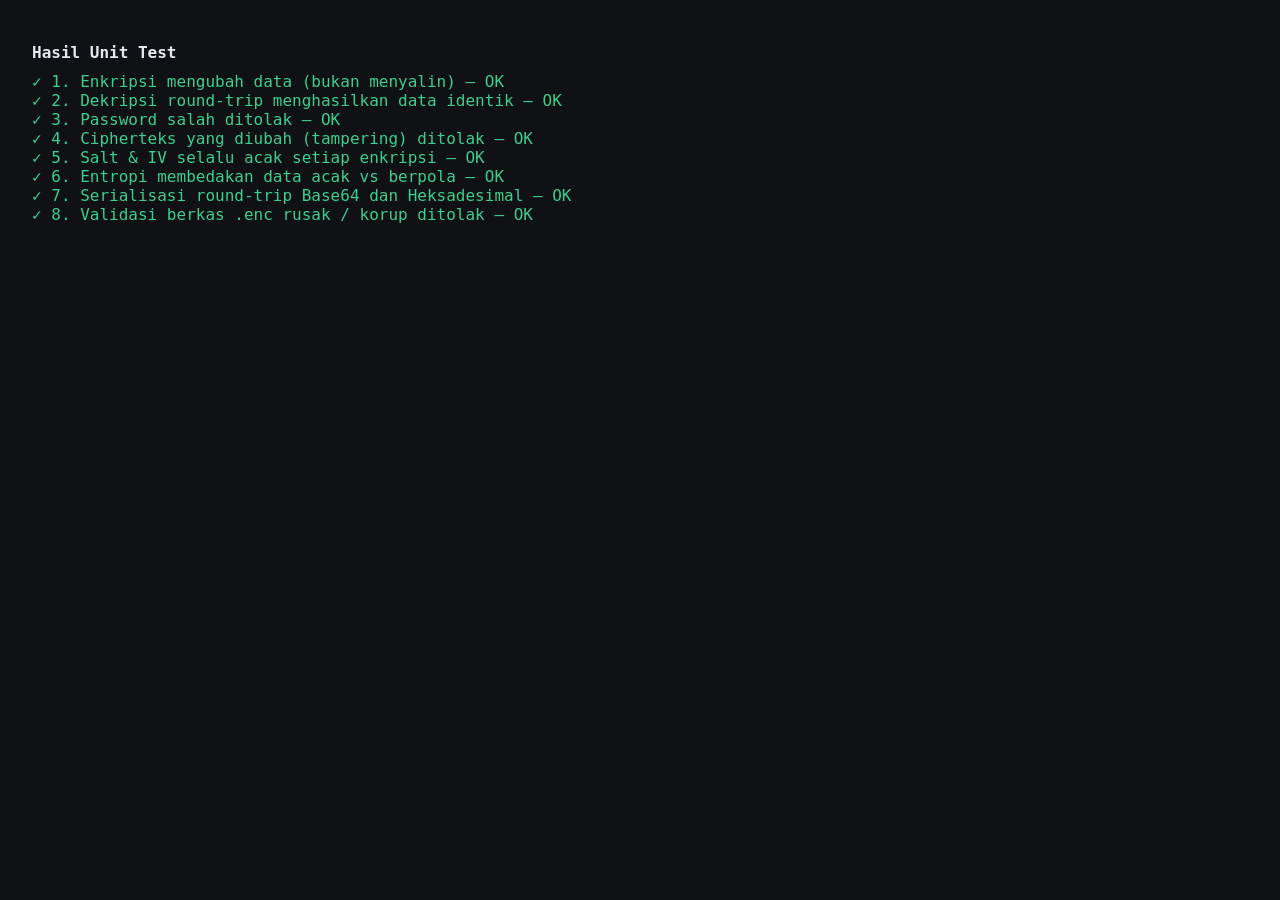
<file: tests/unit-tests.html>
<!DOCTYPE html>
<html lang="id">
<head>
<meta charset="UTF-8">
<meta name="viewport" content="width=device-width, initial-scale=1">
<title>Unit Test</title>
<style>
  body { background:#0f1115; color:#e7e9ee; font-family: ui-monospace, monospace; padding: 24px; }
  h1 { font-size: 16px; }
</style>
</head>
<body>
<h1>Hasil Unit Test</h1>
<div id="unitTestOutput">Menjalankan test...</div>

<script src="../js/crypto.js"></script>
<script src="../js/main.js"></script>
<script src="../js/testing.js"></script>
<script src="unit-tests.js"></script>
</body>
</html>
</file>
<file: css/tokens.css>
@import url('https://fonts.googleapis.com/css2?family=Instrument+Sans:ital,wght@0,400..700;1,400..700&family=JetBrains+Mono:ital,wght@0,400..700;1,400..700&family=Outfit:wght@400;500;600;700;800&family=Plus+Jakarta+Sans:ital,wght@0,400..800;1,400..800&family=Space+Grotesk:wght@500;600;700&display=swap');

/* =====================================================================
   BRANKAS DIGITAL — DESIGN TOKENS
   Bespoke, intentional UI with distinct personality for Dark & Light modes.
   Glassmorphism & Luminous Aesthetic System
   ===================================================================== */

/* --- DARK MODE (Default / Primary) --- */
:root {
  color-scheme: dark;
  
  /* Distinct Typography for Dark Mode: Tech-forward & Crisp */
  --font-display: 'Space Grotesk', -apple-system, BlinkMacSystemFont, "Segoe UI", Roboto, sans-serif;
  --font-body: 'Plus Jakarta Sans', -apple-system, BlinkMacSystemFont, "Segoe UI", Roboto, sans-serif;
  --font-mono: 'JetBrains Mono', ui-monospace, SFMono-Regular, Menlo, Monaco, Consolas, monospace;
  
  /* Color Tokens - Obsidian Vault & Luminous Blue/Cyan Accents */
  --bg: #070a12;
  --bg-gradient: 
    radial-gradient(circle at 20% 0%, rgba(56, 189, 248, 0.15) 0%, transparent 50%),
    radial-gradient(circle at 80% 20%, rgba(168, 85, 247, 0.12) 0%, transparent 45%),
    radial-gradient(circle at 50% 100%, rgba(15, 23, 42, 0.9) 0%, #070a12 100%);
  --surface: #0f172a;
  --surface-card: rgba(15, 23, 42, 0.65);
  --surface-hover: rgba(30, 41, 59, 0.75);
  --surface-input: rgba(10, 16, 30, 0.8);
  
  --border: rgba(255, 255, 255, 0.12);
  --border-subtle: rgba(255, 255, 255, 0.06);
  --border-focus: rgba(56, 189, 248, 0.6);
  --border-glass: rgba(255, 255, 255, 0.15);
  
  --text: #f8fafc;
  --text-secondary: #94a3b8;
  --text-muted: #64748b;
  
  --primary: #38bdf8;
  --primary-hover: #7dd3fc;
  --primary-active: #0ea5e9;
  --primary-contrast: #031324;
  /* --primary-glow removed: replaced by neutral shadow */
  
  --accent-cyan: #22d3ee;
  --accent-blue: #3b82f6;
  --accent-purple: #a855f7;
  
  --success: #34d399;
  --success-bg: rgba(52, 211, 153, 0.12);
  --success-border: rgba(52, 211, 153, 0.35);
  
  --warning: #fbbf24;
  --warning-bg: rgba(251, 191, 36, 0.12);
  --warning-border: rgba(251, 191, 36, 0.35);
  
  --danger: #f87171;
  --danger-bg: rgba(248, 113, 113, 0.12);
  --danger-border: rgba(248, 113, 113, 0.35);
  
  --card-shadow: 0 8px 24px -6px rgba(0, 0, 0, 0.45), inset 0 1px 0 rgba(255, 255, 255, 0.08);
  --card-shadow-hover: 0 16px 36px -8px rgba(0, 0, 0, 0.6), inset 0 1px 0 rgba(255, 255, 255, 0.14);
  
  --topbar-bg: rgba(11, 17, 30, 0.72);
  --topbar-border: rgba(255, 255, 255, 0.14);
  --topbar-shadow: 0 10px 30px -5px rgba(0, 0, 0, 0.4), 0 0 0 1px rgba(255, 255, 255, 0.08);
  
  --toggle-bg: rgba(3, 7, 18, 0.65);
  
  --r-sm: 8px;
  --r-md: 12px;
  --r-lg: 16px;
  --r-xl: 24px;
  --r-full: 9999px;
  
  --dur-fast: 150ms;
  --dur-norm: 250ms;
  --dur-slow: 400ms;
  --ease: cubic-bezier(0.16, 1, 0.3, 1);
  --spring: cubic-bezier(0.34, 1.56, 0.64, 1);
}

/* --- LIGHT MODE: Editorial Precision & Swiss Glassmorphism --- */
[data-theme="light"] {
  color-scheme: light;
  
  /* Distinct Typography for Light Mode: Editorial & Structured */
  --font-display: 'Outfit', -apple-system, BlinkMacSystemFont, "Segoe UI", Roboto, sans-serif;
  --font-body: 'Instrument Sans', -apple-system, BlinkMacSystemFont, "Segoe UI", Roboto, sans-serif;
  --font-mono: 'JetBrains Mono', ui-monospace, SFMono-Regular, Menlo, Monaco, Consolas, monospace;
  
  /* Color Tokens - Warm Alabaster & Royal Cobalt */
  --bg: #f1f5f9;
  --bg-gradient: 
    radial-gradient(circle at 15% 0%, rgba(37, 99, 235, 0.08) 0%, transparent 45%),
    radial-gradient(circle at 85% 20%, rgba(2, 132, 199, 0.08) 0%, transparent 45%),
    radial-gradient(circle at 50% 100%, #e2e8f0 0%, #f1f5f9 100%);
  --surface: #ffffff;
  --surface-card: rgba(255, 255, 255, 0.82);
  --surface-hover: rgba(241, 245, 249, 0.9);
  --surface-input: rgba(255, 255, 255, 0.95);
  
  --border: rgba(226, 232, 240, 0.9);
  --border-subtle: rgba(241, 245, 249, 0.8);
  --border-focus: rgba(37, 99, 235, 0.5);
  --border-glass: rgba(255, 255, 255, 0.9);
  
  --text: #0f172a;
  --text-secondary: #334155;
  --text-muted: #64748b;
  
  --primary: #2563eb;
  --primary-hover: #1d4ed8;
  --primary-active: #1e40af;
  --primary-contrast: #ffffff;
  /* --primary-glow removed: replaced by neutral shadow */
  
  --accent-cyan: #0284c7;
  --accent-blue: #2563eb;
  --accent-purple: #7c3aed;
  
  --success: #059669;
  --success-bg: rgba(5, 150, 105, 0.09);
  --success-border: rgba(5, 150, 105, 0.3);
  
  --warning: #d97706;
  --warning-bg: rgba(217, 119, 6, 0.09);
  --warning-border: rgba(217, 119, 6, 0.3);
  
  --danger: #dc2626;
  --danger-bg: rgba(220, 38, 38, 0.09);
  --danger-border: rgba(220, 38, 38, 0.3);
  
  --card-shadow: 0 4px 16px -4px rgba(15, 23, 42, 0.08), 0 0 0 1px rgba(255, 255, 255, 0.9), inset 0 1px 0 rgba(255, 255, 255, 1);
  --card-shadow-hover: 0 10px 28px -6px rgba(15, 23, 42, 0.14), 0 0 0 1px rgba(255, 255, 255, 0.95), inset 0 1px 0 rgba(255, 255, 255, 1);
  
  --topbar-bg: rgba(255, 255, 255, 0.82);
  --topbar-border: rgba(255, 255, 255, 0.95);
  --topbar-shadow: 0 8px 25px -4px rgba(15, 23, 42, 0.08), 0 0 0 1px rgba(226, 232, 240, 0.8);
  
  --toggle-bg: #e2e8f0;
}

/* Background Canvas styling */
.bg-canvas {
  position: fixed;
  top: 0;
  left: 0;
  width: 100vw;
  height: 100vh;
  pointer-events: none;
  z-index: -1;
  opacity: 0.85;
  transition: opacity var(--dur-norm) var(--ease);
}
</file>
<file: css/base.css>
/* =====================================================================
   BASE & RESET
   ===================================================================== */
*, *::before, *::after {
  box-sizing: border-box;
  margin: 0;
  padding: 0;
}

html {
  font-size: 16px;
  scroll-behavior: smooth;
  height: 100%;
}

body {
  min-height: 100vh;
  min-height: 100dvh;
  background-color: var(--bg);
  background-image: var(--bg-gradient);
  background-attachment: fixed;
  color: var(--text);
  font-family: var(--font-body);
  font-size: 0.95rem;
  line-height: 1.6;
  -webkit-font-smoothing: antialiased;
  -moz-osx-font-smoothing: grayscale;
  overflow-x: hidden;
  display: flex;
  flex-direction: column;
  transition: background-color var(--dur-norm) var(--ease), color var(--dur-norm) var(--ease);
}

::selection {
  background: var(--primary);
  color: var(--primary-contrast);
}

:focus-visible {
  outline: 2px solid var(--primary);
  outline-offset: 2px;
}

/* Scrollbar */
::-webkit-scrollbar {
  width: 8px;
  height: 8px;
}
::-webkit-scrollbar-track {
  background: transparent;
}
::-webkit-scrollbar-thumb {
  background: var(--border);
  border-radius: var(--r-full);
}
::-webkit-scrollbar-thumb:hover {
  background: var(--text-muted);
}

/* =====================================================================
   LAYOUT STRUCTURE
   ===================================================================== */
.app {
  min-height: 100vh;
  min-height: 100dvh;
  display: flex;
  flex-direction: column;
}

.wrap {
  width: 100%;
  max-width: 820px;
  margin: 0 auto;
  padding: 32px 20px 64px;
  flex: 1;
}
</file>
<file: css/components.css>
/* =====================================================================
   HEADER & NAVIGATION
   ===================================================================== */
/* =====================================================================
   HEADER & NAVIGATION — Floating Glass Navbar
   ===================================================================== */
.topbar {
  position: sticky;
  top: 14px;
  z-index: 1000;
  display: flex;
  align-items: center;
  justify-content: space-between;
  gap: 16px;
  width: calc(100% - 32px);
  max-width: 940px;
  margin: 14px auto 28px;
  padding: 10px 20px;
  background: var(--topbar-bg);
  -webkit-backdrop-filter: blur(20px) saturate(180%);
  backdrop-filter: blur(20px) saturate(180%);
  border: 1px solid var(--topbar-border);
  border-radius: var(--r-xl);
  box-shadow: var(--topbar-shadow);
  transition: border-color var(--dur-norm) var(--ease), background var(--dur-norm) var(--ease), box-shadow var(--dur-norm) var(--ease), transform var(--dur-norm) var(--ease);
}

.topbar:hover {
  border-color: var(--border-focus);
}

.brand-group {
  display: flex;
  align-items: center;
  gap: 12px;
}

.brand {
  display: inline-flex;
  align-items: center;
  gap: 10px;
  font-family: var(--font-display);
  font-size: 1.15rem;
  font-weight: 700;
  letter-spacing: -0.02em;
  color: var(--text);
  text-decoration: none;
  transition: transform var(--dur-fast) var(--spring), opacity var(--dur-fast);
}

.brand:hover {
  opacity: 0.95;
  transform: translateY(-1px);
}

.brand-icon {
  color: var(--primary);
  transition: transform var(--dur-norm) var(--spring);
}

.brand:hover .brand-icon {
  transform: rotate(-8deg) scale(1.08);
}

.brand-badge {
  font-size: 0.7rem;
  font-weight: 600;
  text-transform: uppercase;
  letter-spacing: 0.06em;
  padding: 3px 10px;
  border-radius: var(--r-full);
  background: var(--success-bg);
  color: var(--success);
  border: 1px solid var(--success-border);
}

.topbar-actions {
  display: flex;
  align-items: center;
  gap: 12px;
}

.topnav {
  display: flex;
  align-items: center;
  gap: 4px;
  background: var(--toggle-bg);
  padding: 4px;
  border-radius: var(--r-lg);
  border: 1px solid var(--border-subtle);
  backdrop-filter: blur(8px);
}

.topnav a {
  color: var(--text-secondary);
  text-decoration: none;
  font-size: 0.85rem;
  font-weight: 500;
  padding: 7px 16px;
  border-radius: var(--r-md);
  transition: all var(--dur-fast) var(--ease);
  white-space: nowrap;
  position: relative;
}

.topnav a:hover {
  color: var(--text);
  background: rgba(255, 255, 255, 0.06);
}

.topnav a.active {
  background: var(--surface);
  color: var(--text);
  font-weight: 600;
  box-shadow: 0 2px 10px rgba(0, 0, 0, 0.12);
}

[data-theme="dark"] .topnav a.active {
  background: rgba(56, 189, 248, 0.12);
  color: var(--primary);
  border: 1px solid rgba(56, 189, 248, 0.25);
}

[data-theme="light"] .topnav a.active {
  background: rgba(37, 99, 235, 0.1);
  color: var(--primary);
  border: 1px solid rgba(37, 99, 235, 0.25);
}

/* Theme Toggle Button */
.theme-toggle {
  display: inline-flex;
  align-items: center;
  justify-content: center;
  width: 42px;
  height: 42px;
  border-radius: var(--r-lg);
  background: var(--toggle-bg);
  border: 1px solid var(--border);
  color: var(--text-secondary);
  cursor: pointer;
  transition: all var(--dur-fast) var(--ease);
  backdrop-filter: blur(8px);
}

.theme-toggle:hover {
  color: var(--text);
  border-color: var(--primary);
  transform: translateY(-2px) rotate(8deg);
  box-shadow: 0 4px 14px rgba(0, 0, 0, 0.15);
}

.theme-toggle:active {
  transform: translateY(0) scale(0.95);
}

.theme-toggle .icon-sun,
.theme-toggle .icon-moon {
  transition: transform var(--dur-norm) var(--ease), opacity var(--dur-fast);
}

/* Light mode shows Sun by default, Dark mode shows Moon */
[data-theme="light"] .theme-toggle .icon-sun {
  display: none;
}
[data-theme="light"] .theme-toggle .icon-moon {
  display: block;
  color: #6366f1;
}

:root:not([data-theme="light"]) .theme-toggle .icon-moon {
  display: none;
}
:root:not([data-theme="light"]) .theme-toggle .icon-sun {
  display: block;
  color: #facc15;
}

/* =====================================================================
   CARDS / PANELS — Glassmorphism Style
   ===================================================================== */
.panel {
  background: var(--surface-card);
  backdrop-filter: blur(16px) saturate(160%);
  -webkit-backdrop-filter: blur(16px) saturate(160%);
  border: 1px solid var(--border-glass);
  border-radius: var(--r-xl);
  padding: 28px 30px;
  margin-bottom: 24px;
  box-shadow: var(--card-shadow);
  transition: transform var(--dur-norm) var(--ease), box-shadow var(--dur-norm) var(--ease), border-color var(--dur-norm) var(--ease);
}

/* Fallback for browsers without backdrop-filter (e.g. older campus PCs) */
@supports not (backdrop-filter: blur(1px)) {
  .panel {
    background: var(--surface);
  }
}

.panel:hover {
  border-color: var(--border-focus);
  box-shadow: var(--card-shadow-hover);
}

.panel h2 {
  font-family: var(--font-display);
  font-size: 1.25rem;
  font-weight: 700;
  letter-spacing: -0.01em;
  color: var(--text);
  margin-bottom: 16px;
  display: flex;
  align-items: center;
  gap: 10px;
}

.panel h3 {
  font-family: var(--font-display);
  font-size: 1.08rem;
  font-weight: 600;
  letter-spacing: -0.01em;
  color: var(--text);
  margin-bottom: 10px;
}

/* =====================================================================
   SEGMENTED TOGGLES (Algo & Mode)
   ===================================================================== */
.algo-toggle, .mode-toggle {
  display: grid;
  grid-template-columns: repeat(auto-fit, minmax(140px, 1fr));
  gap: 8px;
  margin-bottom: 16px;
  background: var(--toggle-bg);
  padding: 5px;
  border-radius: var(--r-lg);
  border: 1px solid var(--border);
  position: relative;
}

/* Pil penanda geser (solid biru, tanpa glow/gradien).
   Gerakan utama ditangani GSAP (expo.out); transisi CSS ini hanya
   fallback saat CDN tidak terjangkau — easing-nya dibuat halus. */
.seg-thumb {
  position: absolute;
  top: 0;
  left: 0;
  width: 0;
  height: 0;
  border-radius: var(--r-md);
  background: var(--primary);
  transition: transform 0.3s cubic-bezier(0.22, 1, 0.36, 1), width 0.3s cubic-bezier(0.22, 1, 0.36, 1), height 0.3s cubic-bezier(0.22, 1, 0.36, 1);
  pointer-events: none;
}

.algo-btn, .mode-btn {
  display: inline-flex;
  align-items: center;
  justify-content: center;
  gap: 8px;
  padding: 10px 16px;
  min-height: 44px;
  border-radius: var(--r-md);
  border: 1px solid transparent;
  background: transparent;
  color: var(--text-secondary);
  font-family: var(--font-body);
  font-size: 0.88rem;
  font-weight: 500;
  cursor: pointer;
  touch-action: manipulation;
  transition: color var(--dur-fast) var(--ease), background var(--dur-fast) var(--ease);
  position: relative;
  z-index: 1;
}

.algo-btn:hover, .mode-btn:hover {
  color: var(--text);
}

.algo-btn.active, .mode-btn.active {
  background: transparent;
  color: var(--primary-contrast);
  font-weight: 600;
  border-color: transparent;
  box-shadow: none;
}

[data-theme="dark"] .algo-btn.active,
[data-theme="dark"] .mode-btn.active {
  background: transparent;
  border-color: transparent;
  color: var(--primary-contrast);
  box-shadow: none;
}

/* Panel mode: fade lembut tiap kali ditampilkan */
@keyframes panelIn {
  from { opacity: 0; transform: translateY(6px); }
  to { opacity: 1; transform: none; }
}

.mode-panel,
#testTextPanel,
#testFilePanel {
  animation: panelIn 0.22s var(--ease);
}

/* =====================================================================
   FORM CONTROLS & INPUTS
   ===================================================================== */
.field-label {
  display: block;
  font-size: 0.82rem;
  font-weight: 600;
  color: var(--text-secondary);
  margin: 16px 0 8px;
  letter-spacing: 0.02em;
}

textarea,
input[type="text"],
input[type="password"] {
  width: 100%;
  background: var(--surface-input);
  color: var(--text);
  border: 1px solid var(--border);
  border-radius: var(--r-md);
  padding: 12px 16px;
  font-family: var(--font-body);
  font-size: 0.92rem;
  line-height: 1.6;
  transition: border-color var(--dur-fast) var(--ease), box-shadow var(--dur-fast) var(--ease), background var(--dur-fast);
}

textarea {
  font-family: var(--font-mono);
  font-size: 0.86rem;
  resize: vertical;
  min-height: 120px;
}

textarea:focus,
input[type="text"]:focus,
input[type="password"]:focus {
  outline: none;
  border-color: var(--primary);
  box-shadow: 0 0 0 3px var(--border-focus);
}

input::placeholder,
textarea::placeholder {
  color: var(--text-muted);
  opacity: 0.8;
}

/* Sembunyikan tombol reveal/clear bawaan browser (Edge/IE/Chrome)
   agar hanya tersisa 1 tombol mata custom (.pw-toggle). */
input[type="password"]::-ms-reveal,
input[type="password"]::-ms-clear {
  display: none;
  width: 0;
  height: 0;
}

input::-webkit-credentials-auto-fill-button,
input::-webkit-textfield-decoration-container {
  visibility: hidden;
  pointer-events: none;
  position: absolute;
  right: 0;
}

/* Password field with toggle */
.pw-field {
  position: relative;
  display: flex;
  align-items: center;
}

.pw-field input {
  padding-right: 48px;
}

.pw-toggle {
  position: absolute;
  right: 6px;
  display: inline-flex;
  align-items: center;
  justify-content: center;
  width: 36px;
  height: 36px;
  background: transparent;
  border: none;
  border-radius: var(--r-sm);
  color: var(--text-muted);
  cursor: pointer;
  font-size: 1.1rem;
  transition: color var(--dur-fast), background var(--dur-fast);
}

.pw-toggle:hover {
  color: var(--text);
  background: rgba(255, 255, 255, 0.06);
}

/* Meter kekuatan kata sandi (ringan, tanpa dependensi) */
.pw-meter {
  display: flex;
  align-items: center;
  gap: 10px;
  margin-top: 8px;
}

.pw-meter-bar {
  flex: 1;
  height: 6px;
  border-radius: var(--r-full);
  background: var(--toggle-bg);
  border: 1px solid var(--border-subtle);
  overflow: hidden;
}

.pw-meter-bar span {
  display: block;
  height: 100%;
  width: 0;
  border-radius: var(--r-full);
  transition: width var(--dur-norm) var(--ease), background var(--dur-fast);
}

.pw-meter-label {
  font-size: 0.76rem;
  font-weight: 600;
  min-width: 86px;
  text-align: right;
  color: var(--text-muted);
}

/* Rincian paket hasil enkripsi (edukatif) */
.package-info {
  margin-top: 14px;
  border: 1px solid var(--border-subtle);
  border-radius: var(--r-md);
  background: var(--toggle-bg);
  padding: 12px 14px;
  font-size: 0.8rem;
}

.pkg-title {
  font-weight: 700;
  font-size: 0.78rem;
  text-transform: uppercase;
  letter-spacing: 0.05em;
  color: var(--text-secondary);
  margin-bottom: 8px;
}

.pkg-row {
  display: flex;
  gap: 10px;
  align-items: baseline;
  padding: 4px 0;
  line-height: 1.5;
}

.pkg-row span {
  flex-shrink: 0;
  width: 92px;
  color: var(--text-muted);
  font-weight: 600;
}

.pkg-row code {
  font-family: var(--font-mono);
  font-size: 0.76rem;
  color: var(--primary);
  word-break: break-all;
}

/* Hints & Guidelines */
.hint {
  font-size: 0.84rem;
  color: var(--text-secondary);
  line-height: 1.6;
  margin-top: 8px;
}

.hint code {
  font-family: var(--font-mono);
  font-size: 0.8rem;
  padding: 2px 6px;
  border-radius: var(--r-sm);
  background: var(--toggle-bg);
  border: 1px solid var(--border);
  color: var(--primary);
}

/* =====================================================================
   BUTTONS & MICRO-INTERACTIONS
   ===================================================================== */
.btn-row {
  display: flex;
  gap: 14px;
  margin-top: 24px;
  flex-wrap: wrap;
}

.btn-primary,
.btn-secondary {
  display: inline-flex;
  align-items: center;
  justify-content: center;
  gap: 10px;
  flex: 1;
  min-height: 48px;
  padding: 12px 24px;
  border-radius: var(--r-md);
  font-family: var(--font-body);
  font-size: 0.94rem;
  font-weight: 600;
  cursor: pointer;
  touch-action: manipulation;
  transition: all var(--dur-fast) var(--ease);
  text-decoration: none;
  border: 1px solid transparent;
  position: relative;
  overflow: hidden;
}

.btn-primary {
  background: var(--primary);
  color: var(--primary-contrast);
  box-shadow: 0 2px 8px rgba(0, 0, 0, 0.18);
}

.btn-primary:hover {
  background: var(--primary-hover);
  transform: translateY(-2px);
  box-shadow: 0 6px 18px rgba(0, 0, 0, 0.22);
}

.btn-primary:active {
  transform: translateY(0) scale(0.98);
  background: var(--primary-active);
}

.btn-primary:disabled {
  opacity: 0.5;
  cursor: not-allowed;
  transform: none;
  box-shadow: none;
}

.btn-secondary {
  background: var(--surface);
  color: var(--text);
  border-color: var(--border-glass);
  backdrop-filter: blur(10px);
}

[data-theme="dark"] .btn-secondary {
  background: rgba(255, 255, 255, 0.05);
  border-color: rgba(255, 255, 255, 0.14);
}

.btn-secondary:hover {
  border-color: var(--primary);
  background: var(--surface-hover);
  color: var(--primary);
  transform: translateY(-2px);
  box-shadow: 0 4px 16px rgba(0, 0, 0, 0.2);
}

.btn-secondary:active {
  transform: translateY(0) scale(0.98);
}

/* =====================================================================
   DROPZONE / FILE UPLOAD
   ===================================================================== */
.dropzone {
  border: 2px dashed var(--border-glass);
  border-radius: var(--r-xl);
  padding: 40px 24px;
  text-align: center;
  cursor: pointer;
  background: var(--toggle-bg);
  backdrop-filter: blur(12px);
  transition: all var(--dur-norm) var(--ease);
  position: relative;
}

.dropzone:hover {
  border-color: var(--primary);
  background: rgba(56, 189, 248, 0.05);
  transform: translateY(-2px);
  box-shadow: 0 6px 18px rgba(0, 0, 0, 0.1);
}

.dropzone.dragover {
  border-color: var(--primary);
  background: rgba(56, 189, 248, 0.08);
  transform: scale(1.01);
  box-shadow: 0 8px 20px rgba(0, 0, 0, 0.12);
}

.dropzone p {
  color: var(--text-secondary);
  font-size: 0.92rem;
  line-height: 1.5;
  margin: 0;
}

/* =====================================================================
   RESULT BOX & CODE VIEWER
   ===================================================================== */
.result-box {
  margin-top: 24px;
  background: var(--surface-input);
  backdrop-filter: blur(12px);
  border: 1px solid var(--border-glass);
  border-radius: var(--r-xl);
  padding: 18px 20px;
  animation: cardFadeUp 0.35s var(--ease);
  box-shadow: 0 8px 24px rgba(0, 0, 0, 0.2);
}

.result-header {
  display: flex;
  align-items: center;
  justify-content: space-between;
  gap: 12px;
  margin-bottom: 14px;
  flex-wrap: wrap;
}

.badge {
  display: inline-flex;
  align-items: center;
  gap: 6px;
  font-size: 0.78rem;
  font-weight: 600;
  padding: 4px 12px;
  border-radius: var(--r-full);
  background: var(--success-bg);
  color: var(--success);
  border: 1px solid var(--success-border);
}

.badge::before {
  content: "";
  display: inline-block;
  width: 6px;
  height: 6px;
  border-radius: 50%;
  background: currentColor;
  box-shadow: 0 0 8px currentColor;
}

.format-toggle {
  display: inline-flex;
  background: var(--toggle-bg);
  border: 1px solid var(--border-subtle);
  border-radius: var(--r-full);
  padding: 3px;
  gap: 3px;
}

.btn-fmt {
  font-family: var(--font-body);
  font-size: 0.75rem;
  font-weight: 600;
  padding: 4px 12px;
  border-radius: var(--r-full);
  border: none;
  background: transparent;
  color: var(--text-muted);
  cursor: pointer;
  transition: all var(--dur-fast);
}

.btn-fmt.active {
  background: var(--primary);
  color: var(--primary-contrast);
  box-shadow: 0 1px 4px rgba(0, 0, 0, 0.15);
}

.btn-copy {
  display: inline-flex;
  align-items: center;
  gap: 6px;
  padding: 6px 14px;
  border-radius: var(--r-md);
  font-family: var(--font-body);
  font-size: 0.82rem;
  font-weight: 600;
  background: var(--surface);
  color: var(--text);
  border: 1px solid var(--border);
  cursor: pointer;
  transition: all var(--dur-fast);
}

.btn-copy:hover {
  border-color: var(--primary);
  color: var(--primary);
  transform: translateY(-1px);
}

.btn-copy:active {
  transform: scale(0.96);
}

/* Status Notifications */
.error-box,
.success-box,
.progress-box {
  margin-top: 18px;
  padding: 16px 18px;
  border-radius: var(--r-lg);
  font-size: 0.9rem;
  line-height: 1.5;
  animation: cardFadeUp 0.35s var(--ease);
  backdrop-filter: blur(10px);
}

.error-box {
  background: var(--danger-bg);
  color: var(--danger);
  border: 1px solid var(--danger-border);
}

.success-box {
  background: var(--success-bg);
  color: var(--success);
  border: 1px solid var(--success-border);
}

.progress-box {
  background: rgba(56, 189, 248, 0.06);
  color: var(--primary);
  border: 1px solid rgba(56, 189, 248, 0.2);
  position: relative;
  overflow: hidden;
}

.progress-box::after {
  content: "";
  position: absolute;
  inset: 0;
  background: linear-gradient(90deg, transparent, rgba(56, 189, 248, 0.12), transparent);
  animation: shimmer 1.5s infinite;
}

/* =====================================================================
   MODE INTRO & ALGO HINT (penjelasan singkat tiap halaman)
   ===================================================================== */
.mode-intro {
  display: flex;
  gap: 14px;
  align-items: flex-start;
}

.mode-intro-icon {
  display: inline-flex;
  align-items: center;
  justify-content: center;
  width: 42px;
  height: 42px;
  border-radius: var(--r-md);
  flex-shrink: 0;
  color: var(--primary);
  background: var(--toggle-bg);
  border: 1px solid var(--border);
}

.algo-hint-grid {
  display: grid;
  grid-template-columns: 1fr;
  gap: 8px;
  margin-top: 4px;
}

@media (min-width: 640px) {
  .algo-hint-grid { grid-template-columns: 1fr 1fr; }
}

.algo-hint-item {
  display: flex;
  gap: 10px;
  align-items: flex-start;
  border: 1px solid var(--border);
  border-radius: var(--r-md);
  background: var(--surface);
  padding: 11px 13px;
  font-size: 0.83rem;
  line-height: 1.55;
  color: var(--text-secondary);
}

.algo-hint-item svg {
  flex-shrink: 0;
  margin-top: 2px;
  color: var(--primary);
}

.algo-hint-item p {
  margin: 0;
}

.notice-box {
  display: flex;
  gap: 12px;
  align-items: flex-start;
  border: 1px solid var(--warning-border);
  background: var(--warning-bg);
  color: var(--text);
  border-radius: var(--r-md);
  padding: 13px 15px;
  font-size: 0.86rem;
  line-height: 1.6;
  margin-bottom: 16px;
}

.notice-box svg {
  flex-shrink: 0;
  margin-top: 2px;
  color: var(--warning);
}

.notice-box strong {
  font-weight: 700;
}

.inline-icon {
  display: inline-flex;
  vertical-align: -3px;
  margin-right: 4px;
  color: var(--primary);
}

/* =====================================================================
   FOOTER
   ===================================================================== */
.footer {
  text-align: center;
  color: var(--text-muted);
  font-size: 0.84rem;
  padding: 28px 20px 48px;
  border-top: 1px solid var(--border-subtle);
  line-height: 1.6;
}

.footer-meta {
  display: flex;
  align-items: center;
  justify-content: center;
  gap: 8px;
  margin-bottom: 8px;
  font-size: 0.82rem;
  color: var(--primary);
  font-weight: 500;
}

/* =====================================================================
   KEYFRAMES & ANIMATIONS
   ===================================================================== */
@keyframes cardFadeUp {
  from {
    opacity: 0;
    transform: translateY(16px);
  }
  to {
    opacity: 1;
    transform: translateY(0);
  }
}

@keyframes fadeIn {
  from { opacity: 0; transform: translateY(6px); }
  to { opacity: 1; transform: translateY(0); }
}

@keyframes shimmer {
  from { transform: translateX(-100%); }
  to { transform: translateX(100%); }
}
</file>
<file: css/pages/beranda.css>
/* Beranda — hero, langkah, mode, fitur (tanpa emoji, ikon SVG inline) */

.hero {
  overflow: hidden;
  position: relative;
  background-image: radial-gradient(circle at 85% 12%, rgba(251, 191, 36, 0.10), transparent 45%);
}

.hero-art {
  display: flex;
  justify-content: center;
  color: var(--primary);
  margin-bottom: 14px;
  opacity: 0.95;
}

.hero-title .warm {
  color: var(--warning);
}

.hero-badge {
  display: inline-flex;
  align-items: center;
  gap: 8px;
  font-size: 0.78rem;
  font-weight: 600;
  color: var(--primary);
  background: var(--toggle-bg);
  border: 1px solid var(--border);
  border-radius: var(--r-full);
  padding: 6px 14px;
  margin-bottom: 16px;
}

.hero-title {
  font-family: var(--font-display);
  font-size: clamp(1.7rem, 4.5vw, 2.5rem);
  line-height: 1.15;
  letter-spacing: -0.02em;
  margin-bottom: 12px;
  max-width: 22ch;
}

.hero-sub {
  color: var(--text-secondary);
  font-size: 0.95rem;
  line-height: 1.65;
  max-width: 60ch;
}

.hero-cta {
  margin-top: 22px;
  max-width: 560px;
}

.hero-meta {
  display: flex;
  flex-wrap: wrap;
  gap: 8px 20px;
  margin-top: 20px;
  padding-top: 18px;
  border-top: 1px solid var(--border-subtle);
}

.hero-meta-item {
  display: inline-flex;
  align-items: center;
  gap: 7px;
  font-size: 0.82rem;
  font-weight: 500;
  color: var(--text-secondary);
}

.hero-meta-item svg {
  color: var(--primary);
}

/* Langkah */
.steps {
  display: grid;
  grid-template-columns: 1fr;
  gap: 12px;
}

@media (min-width: 720px) {
  .steps { grid-template-columns: 1fr 1fr 1fr; }
}

.step {
  position: relative;
  border: 1px solid var(--border);
  border-radius: var(--r-md);
  background: var(--surface);
  padding: 18px 16px 16px;
}

.step-num {
  position: absolute;
  top: 12px;
  right: 14px;
  font-family: var(--font-display);
  font-size: 0.75rem;
  font-weight: 700;
  color: var(--text-muted);
  border: 1px solid var(--border);
  border-radius: var(--r-full);
  width: 24px;
  height: 24px;
  display: inline-flex;
  align-items: center;
  justify-content: center;
}

.step-icon {
  display: inline-flex;
  align-items: center;
  justify-content: center;
  width: 40px;
  height: 40px;
  border-radius: var(--r-md);
  background: var(--toggle-bg);
  border: 1px solid var(--border);
  color: var(--primary);
  margin-bottom: 12px;
}

.step h3 {
  font-size: 0.92rem;
  margin-bottom: 6px;
}

.step p {
  font-size: 0.84rem;
  line-height: 1.6;
  color: var(--text-secondary);
}

.step code {
  font-family: var(--font-mono);
  font-size: 0.78rem;
  color: var(--primary);
}

/* Mode GCM vs CBC */
.mode-grid {
  display: grid;
  grid-template-columns: 1fr;
  gap: 12px;
  margin-bottom: 12px;
}

@media (min-width: 720px) {
  .mode-grid { grid-template-columns: 1fr 1fr; }
}

.mode-card {
  border: 1px solid var(--border);
  border-radius: var(--r-md);
  background: var(--surface);
  padding: 18px;
}

.mode-card-gcm { border-top: 3px solid var(--success); }
.mode-card-cbc { border-top: 3px solid var(--danger); }

.mode-card-head {
  display: flex;
  gap: 12px;
  align-items: flex-start;
  margin-bottom: 12px;
}

.mode-icon {
  display: inline-flex;
  align-items: center;
  justify-content: center;
  width: 38px;
  height: 38px;
  border-radius: var(--r-md);
  flex-shrink: 0;
  border: 1px solid var(--border);
}

.mode-icon-ok {
  color: var(--success);
  background: var(--success-bg);
  border-color: var(--success-border);
}

.mode-icon-warn {
  color: var(--danger);
  background: var(--danger-bg);
  border-color: var(--danger-border);
}

.mode-card h3 {
  font-size: 0.95rem;
  display: flex;
  align-items: center;
  gap: 8px;
  flex-wrap: wrap;
}

.mode-tag {
  font-size: 0.78rem;
  color: var(--text-muted);
  margin-top: 2px;
}

.mode-list {
  list-style: none;
  display: flex;
  flex-direction: column;
  gap: 8px;
  padding: 0;
  margin: 0;
}

.mode-list li {
  position: relative;
  font-size: 0.84rem;
  line-height: 1.6;
  color: var(--text-secondary);
  padding-left: 18px;
}

.mode-list li::before {
  content: "";
  position: absolute;
  left: 0;
  top: 9px;
  width: 7px;
  height: 7px;
  border-radius: 50%;
  background: var(--primary);
  opacity: 0.8;
}

.mini-badge {
  font-size: 0.66rem;
  font-weight: 700;
  text-transform: uppercase;
  letter-spacing: 0.05em;
  padding: 2px 9px;
  border-radius: var(--r-full);
  border: 1px solid transparent;
}

.mini-badge-ok {
  background: var(--success-bg);
  color: var(--success);
  border-color: var(--success-border);
}

.mini-badge-warn {
  background: var(--danger-bg);
  color: var(--danger);
  border-color: var(--danger-border);
}

/* Fitur */
.feature-grid {
  display: grid;
  grid-template-columns: 1fr;
  gap: 12px;
}

@media (min-width: 720px) {
  .feature-grid { grid-template-columns: 1fr 1fr 1fr; }
}

.feature-card {
  display: flex;
  flex-direction: column;
  gap: 8px;
  border: 1px solid var(--border);
  border-radius: var(--r-md);
  background: var(--surface);
  padding: 18px;
  text-decoration: none;
  color: inherit;
  transition: transform var(--dur-fast) var(--ease), border-color var(--dur-fast) var(--ease), box-shadow var(--dur-fast) var(--ease);
}

.feature-card:hover {
  transform: translateY(-2px);
  border-color: var(--primary);
  box-shadow: var(--card-shadow-hover);
}

.feature-icon {
  display: inline-flex;
  align-items: center;
  justify-content: center;
  width: 40px;
  height: 40px;
  border-radius: var(--r-md);
  background: var(--toggle-bg);
  border: 1px solid var(--border);
  color: var(--primary);
}

.feature-card h3 {
  font-size: 0.94rem;
}

.feature-card p {
  font-size: 0.84rem;
  line-height: 1.6;
  color: var(--text-secondary);
  flex: 1;
}

.feature-link {
  display: inline-flex;
  align-items: center;
  gap: 6px;
  font-size: 0.84rem;
  font-weight: 600;
  color: var(--primary);
  margin-top: 6px;
}

/* Catatan privasi */
.secure-note {
  display: flex;
  gap: 14px;
  align-items: flex-start;
}

.secure-icon {
  display: inline-flex;
  align-items: center;
  justify-content: center;
  width: 42px;
  height: 42px;
  border-radius: var(--r-md);
  flex-shrink: 0;
  color: var(--success);
  background: var(--success-bg);
  border: 1px solid var(--success-border);
}

.secure-note h3 {
  font-size: 0.95rem;
}

@media (max-width: 680px) {
  .hero-cta { max-width: none; }
}
</file>
<file: css/responsive.css>
/* =====================================================================
   RESPONSIVE DESIGN
   ===================================================================== */
@media (max-width: 680px) {
  .topbar {
    top: 8px;
    width: calc(100% - 20px);
    margin: 8px auto 16px;
    flex-direction: column;
    align-items: stretch;
    padding: 12px 14px;
    gap: 12px;
    border-radius: var(--r-lg);
  }
  
  .brand-group {
    justify-content: space-between;
    width: 100%;
  }
  
  .topbar-actions {
    justify-content: space-between;
    width: 100%;
    gap: 8px;
  }
  
  .topnav {
    flex: 1;
    overflow-x: auto;
    scrollbar-width: none;
    -ms-overflow-style: none;
  }

  .topnav::-webkit-scrollbar {
    display: none;
  }
  
  .topnav a {
    padding: 6px 12px;
    font-size: 0.8rem;
  }
  
  .wrap {
    padding: 16px 12px 48px;
  }
  
  .panel {
    padding: 20px 18px;
    border-radius: var(--r-lg);
  }
  
  .btn-row {
    flex-direction: column;
  }
  
  .btn-primary, .btn-secondary {
    width: 100%;
  }
  
  .algo-toggle, .mode-toggle {
    grid-template-columns: 1fr;
  }
  
  table {
    display: block;
    overflow-x: auto;
    white-space: nowrap;
  }
}

/* Reduced Motion Preference */
@media (prefers-reduced-motion: reduce) {
  *, *::before, *::after {
    animation-duration: 0.01ms !important;
    animation-iteration-count: 1 !important;
    transition-duration: 0.01ms !important;
    scroll-behavior: auto !important;
  }
}
</file>
<file: css/pages/enrichment.css>
/* =====================================================================
   ECB VISUALIZATION (enrichment.html)
   ===================================================================== */
.canvas-grid {
  display: grid;
  grid-template-columns: 1fr;
  gap: 20px;
  margin-top: 20px;
}

@media (min-width: 768px) {
  .canvas-grid {
    grid-template-columns: 1fr 1fr 1fr;
  }
}

.canvas-box {
  text-align: center;
  background: var(--toggle-bg);
  padding: 16px;
  border-radius: var(--r-lg);
  border: 1px solid var(--border);
}

.canvas-box canvas {
  max-width: 100%;
  height: auto;
  border: 1px solid var(--border);
  border-radius: var(--r-md);
  box-shadow: 0 4px 12px rgba(0, 0, 0, 0.15);
  background: #000;
}

.canvas-box p {
  font-size: 0.84rem;
  font-weight: 500;
  color: var(--text-secondary);
  margin-top: 10px;
}

.banner-warning {
  display: flex;
  gap: 10px;
  align-items: flex-start;
  border-radius: var(--r-lg);
  padding: 14px 18px;
  margin-bottom: 20px;
  font-size: 0.88rem;
  line-height: 1.5;
  background: var(--warning-bg);
  border: 1px solid var(--warning-border);
  color: var(--text);
}

.banner-warning svg {
  color: var(--warning);
}

.banner-warning code {
  font-family: var(--font-mono);
  font-size: 0.8rem;
  color: var(--warning);
}
</file>
<file: css/pages/testing.css>
/* =====================================================================
   TESTING SUITE & TABLES (testing.html)
   ===================================================================== */
.test-card {
  margin-bottom: 24px;
}

.test-card .desc {
  font-size: 0.86rem;
  color: var(--text-secondary);
  line-height: 1.6;
  margin-bottom: 16px;
}

table {
  width: 100%;
  border-collapse: collapse;
  font-size: 0.88rem;
  margin-top: 12px;
}

th, td {
  text-align: left;
  padding: 10px 12px;
  border-bottom: 1px solid var(--border);
}

th {
  color: var(--text-muted);
  font-weight: 600;
  font-size: 0.78rem;
  text-transform: uppercase;
  letter-spacing: 0.05em;
}

tbody tr:hover {
  background: rgba(255, 255, 255, 0.02);
}

.pass {
  color: var(--success);
  font-weight: 700;
}

.fail {
  color: var(--danger);
  font-weight: 700;
}

.metric-row {
  display: flex;
  justify-content: space-between;
  align-items: center;
  padding: 10px 0;
  border-bottom: 1px solid var(--border);
  font-size: 0.9rem;
}

.metric-row:last-child {
  border-bottom: none;
}

.metric-label {
  color: var(--text-secondary);
}

/* Histograms */
.hist-bars {
  display: flex;
  align-items: flex-end;
  height: 64px;
  gap: 2px;
  margin-top: 10px;
  background: var(--toggle-bg);
  padding: 4px;
  border-radius: var(--r-sm);
  border: 1px solid var(--border);
}

.hist-bar {
  flex: 1;
  background: var(--primary);
  border-radius: 1px 1px 0 0;
  min-width: 2px;
  transition: height var(--dur-norm) var(--ease);
}

.hist-label {
  font-size: 0.78rem;
  font-weight: 600;
  color: var(--text-muted);
  margin-top: 12px;
  letter-spacing: 0.03em;
}

/* Comparison Grid */
.compare-grid {
  display: grid;
  grid-template-columns: repeat(auto-fit, minmax(260px, 1fr));
  gap: 16px;
  margin-top: 14px;
}

.compare-col {
  border: 1px solid var(--border);
  border-radius: var(--r-lg);
  padding: 16px;
  background: var(--surface-card);
}

.compare-col h4 {
  font-family: var(--font-display);
  font-size: 0.95rem;
  font-weight: 600;
  color: var(--text);
  margin-bottom: 12px;
}

.run-all {
  margin-bottom: 24px;
}
</file>
